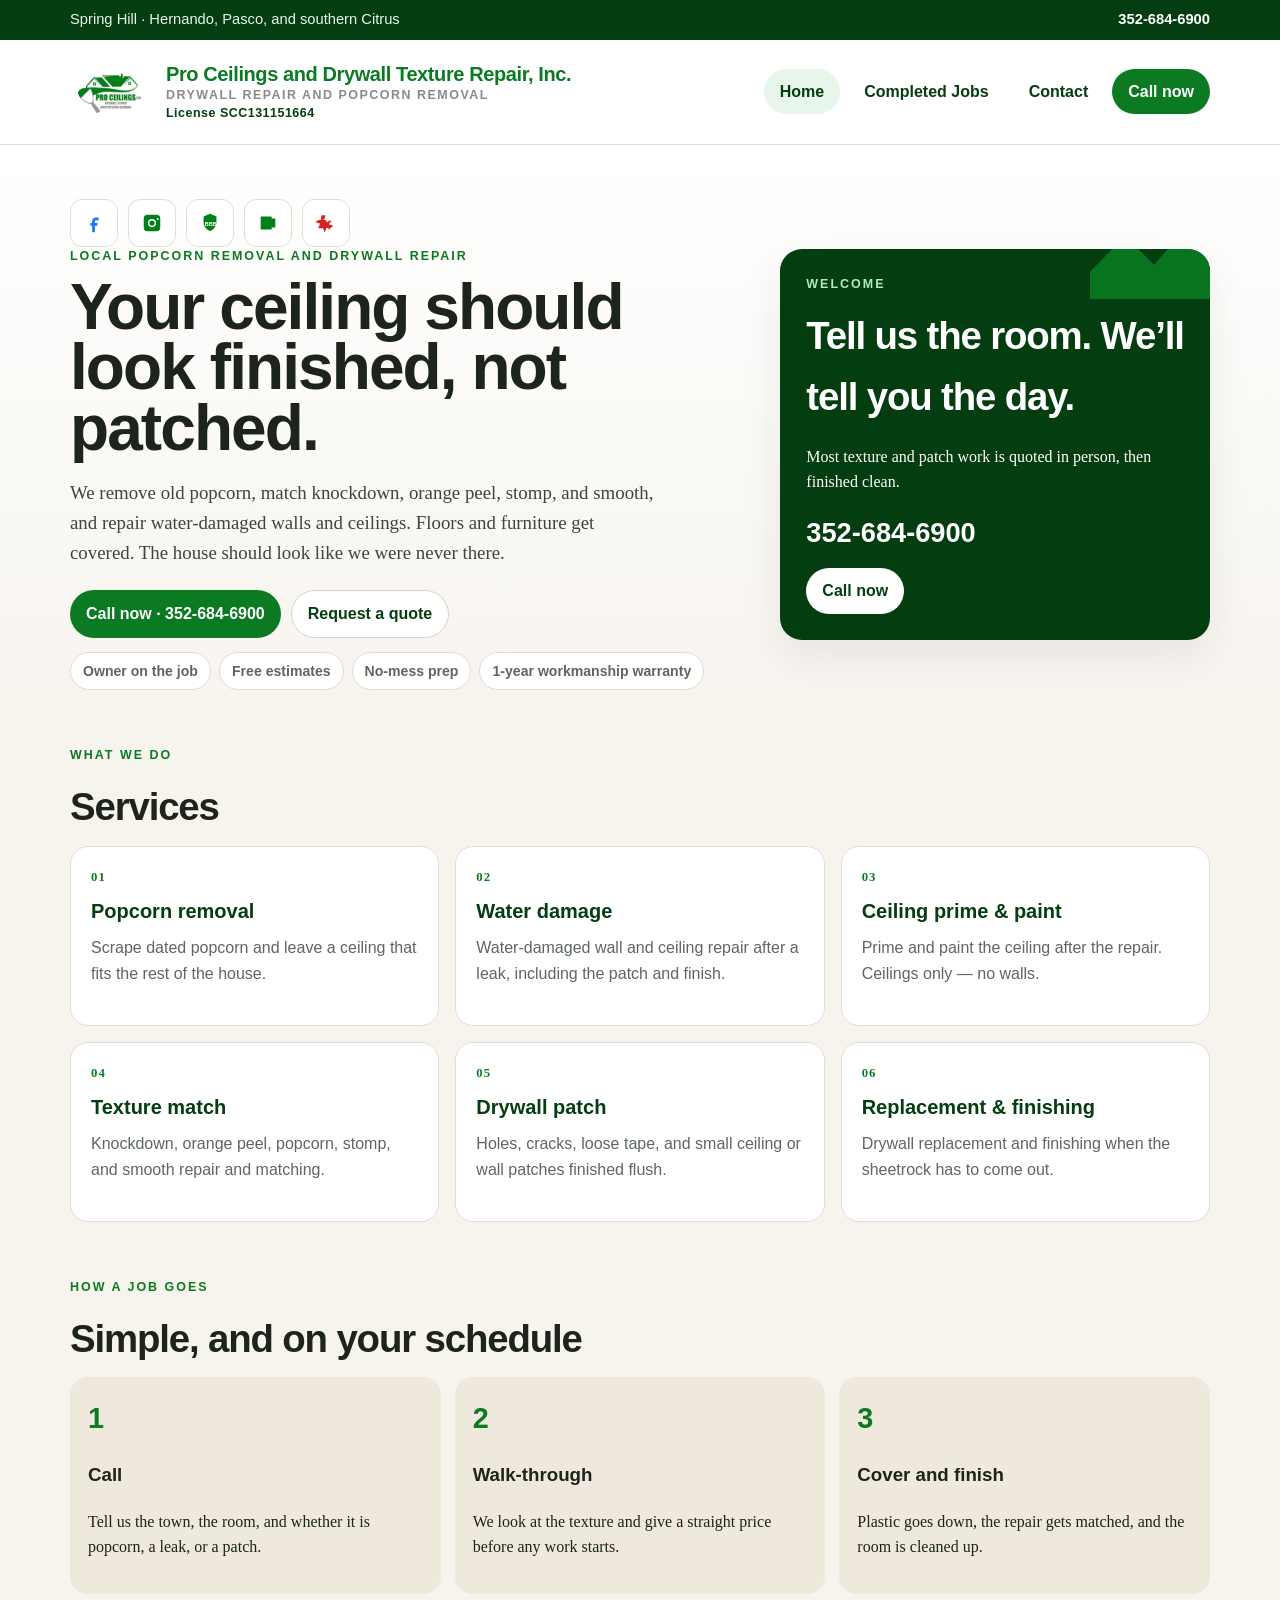
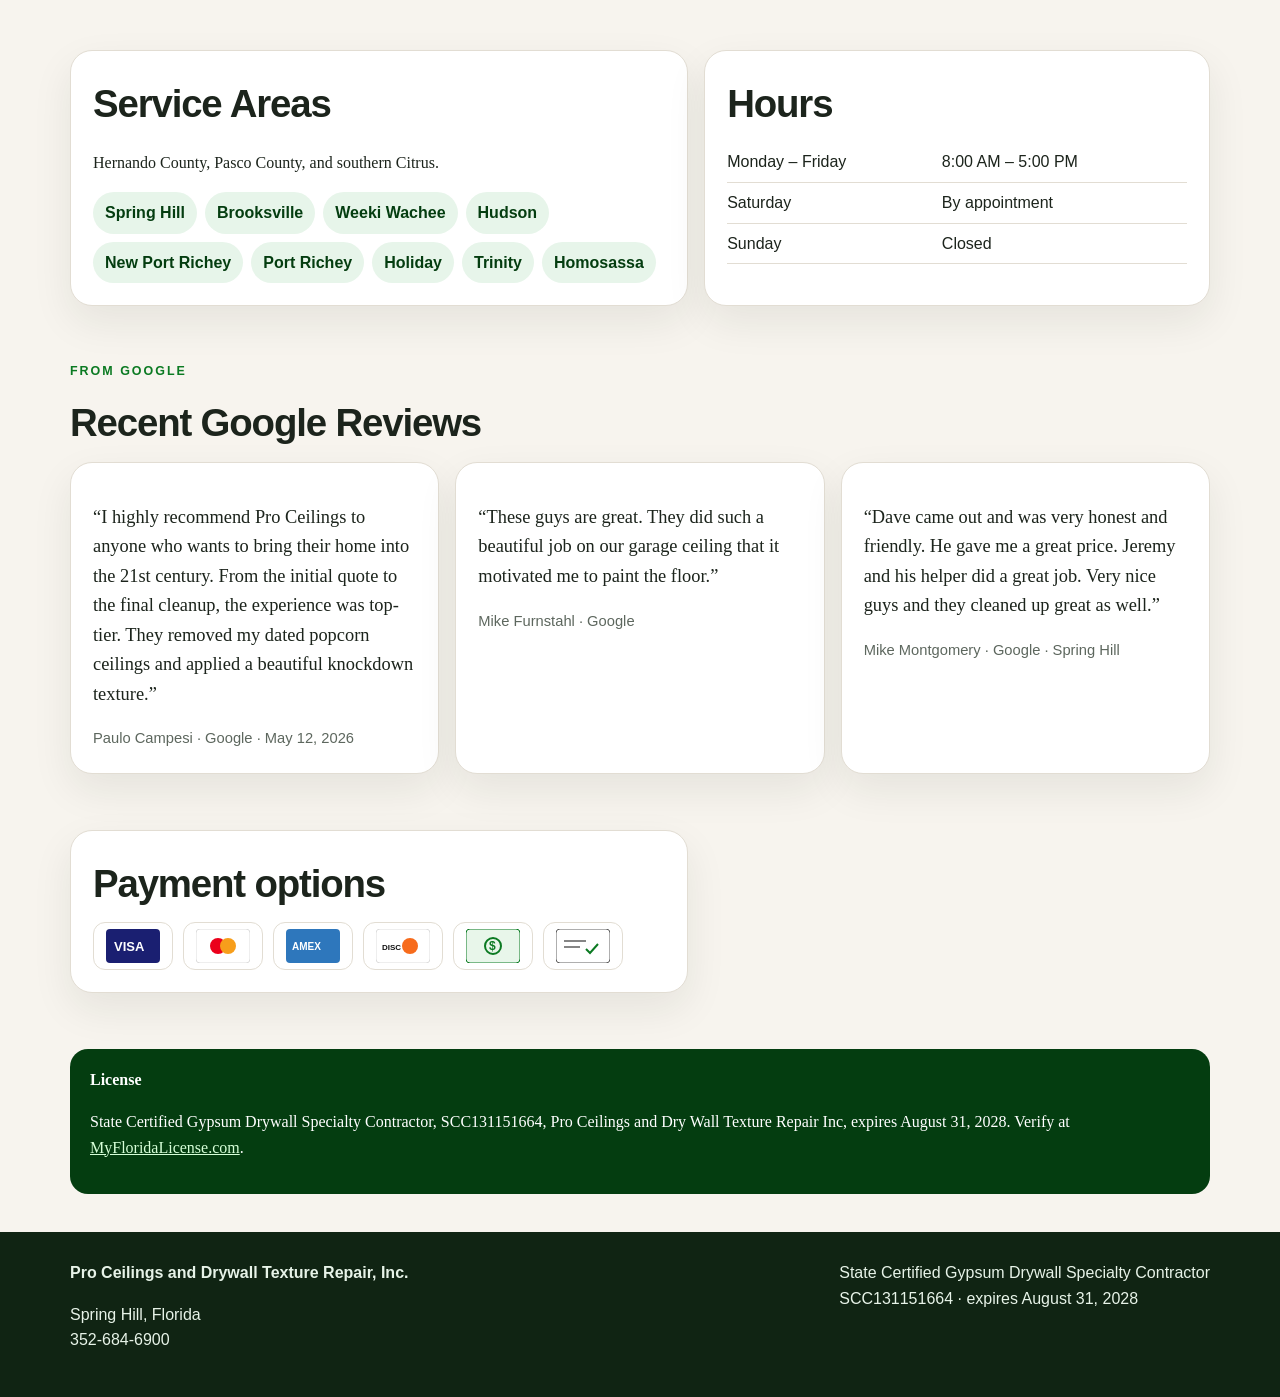
<file: index.html>
<!DOCTYPE html>
<html lang="en">
<head>
<meta charset="utf-8"><meta name="viewport" content="width=device-width, initial-scale=1">
<title>Pro Ceilings and Drywall Texture Repair, Inc. | Spring Hill, FL</title>
<link rel="icon" href="[data-uri]">
<style>:root {
  --green: #0b7a22;
  --green-dark: #065616;
  --green-deep: #043d10;
  --green-soft: #e7f5ea;
  --cream: #f7f4ee;
  --sand: #efe8dc;
  --ink: #1c241c;
  --muted: #5d675e;
  --line: #e2ddd3;
  --white: #fff;
  --max: 1140px;
  --shadow: 0 16px 40px rgba(20, 40, 20, 0.08);
}
* { box-sizing: border-box; }
html { scroll-behavior: smooth; }
body {
  margin: 0;
  font-family: Georgia, "Palatino Linotype", "Segoe UI", serif;
  color: var(--ink);
  background: var(--cream);
  line-height: 1.6;
}
h1, h2, h3, .brand-name, .nav, .btn, .kicker, .step-no { font-family: "Segoe UI", Arial, sans-serif; }
img { max-width: 100%; display: block; }
a { color: var(--green-dark); }
button, input, select, textarea { font-family: "Segoe UI", Arial, sans-serif; }
.wrap { width: min(var(--max), calc(100% - 36px)); margin: 0 auto; }

.topbar {
  background: var(--green-deep);
  color: #e9f6eb;
  font-family: "Segoe UI", Arial, sans-serif;
  font-size: 0.92rem;
}
.topbar .wrap { display: flex; justify-content: space-between; gap: 12px; padding: 8px 0; flex-wrap: wrap; }
.topbar a { color: #fff; text-decoration: none; font-weight: 700; }

.site-header {
  background: #fff;
  border-bottom: 1px solid var(--line);
  position: sticky;
  top: 0;
  z-index: 20;
}
.header-inner { display: flex; align-items: center; gap: 16px; padding: 10px 0; }
.brand { display: flex; align-items: center; gap: 12px; text-decoration: none; color: inherit; min-width: 0; }
.brand img { width: 84px; height: 84px; object-fit: contain; }
.brand-name { font-weight: 800; color: var(--green); font-size: 1.25rem; line-height: 1.1; letter-spacing: -0.02em; }
.brand-name span { display: block; margin-top: 4px; color: #8a8a8a; font-size: 0.78rem; letter-spacing: 0.12em; text-transform: uppercase; font-weight: 700; } .license-line { color: var(--green-deep) !important; letter-spacing: 0.04em !important; text-transform: none !important; }
.nav { margin-left: auto; display: flex; gap: 8px; align-items: center; flex-wrap: wrap; justify-content: flex-end; }
.nav a, .btn {
  text-decoration: none; border-radius: 999px; padding: 10px 16px; font-weight: 700;
  display: inline-flex; align-items: center; justify-content: center;
}
.nav a { color: var(--green-deep); }
.nav a:hover, .nav a[aria-current="page"] { background: var(--green-soft); }
.btn-call { background: var(--green); color: #fff !important; }
.btn-call:hover { background: var(--green-dark); }
.btn-light { background: #fff; color: var(--green-deep); border: 1px solid #d9d3c7; }

.hero { padding: 54px 0 28px; background: linear-gradient(180deg, #fff, var(--cream)); }
.hero-grid { display: grid; grid-template-columns: 1.35fr 0.85fr; gap: 28px; align-items: center; }
.kicker { margin: 0 0 10px; color: var(--green); font-weight: 800; letter-spacing: 0.16em; text-transform: uppercase; font-size: 0.78rem; }
h1 { font-size: clamp(2.5rem, 5vw, 4.4rem); line-height: 0.95; margin: 0 0 14px; letter-spacing: -0.03em; }
h2 { font-size: clamp(1.8rem, 3vw, 2.6rem); margin: 0 0 8px; letter-spacing: -0.03em; }
.lede { font-size: 1.18rem; color: #3c463c; max-width: 62ch; }
.hero-actions { display: flex; gap: 10px; flex-wrap: wrap; margin: 22px 0 14px; }
.pills { display: flex; gap: 8px; flex-wrap: wrap; }
.pill { background: #fff; border: 1px solid var(--line); border-radius: 999px; padding: 7px 12px; font-family: "Segoe UI", Arial, sans-serif; font-size: 0.88rem; font-weight: 700; color: var(--muted); }
.welcome-card {
  background: var(--green-deep); color: #fff; border-radius: 22px; padding: 26px;
  box-shadow: var(--shadow); position: relative; overflow: hidden;
}
.welcome-card:before {
  content: ""; position: absolute; right: -40px; top: -40px; width: 160px; height: 90px;
  background: #0b7a22; clip-path: polygon(0 70%, 22% 30%, 40% 62%, 62% 18%, 100% 55%, 100% 100%, 0 100%);
  opacity: 0.9;
}
.welcome-card h2, .welcome-card p { position: relative; }
.welcome-card h2 { color: #fff; }
.welcome-card .phone { font-size: 1.7rem; font-weight: 800; font-family: "Segoe UI", Arial, sans-serif; margin: 8px 0 14px; }
.welcome-card a.btn { background: #fff; color: var(--green-deep); }

section { padding: 28px 0; }
.panel { background: #fff; border: 1px solid var(--line); border-radius: 22px; padding: 22px; box-shadow: var(--shadow); }
.grid-3, .grid-2 { display: grid; gap: 16px; }
.grid-3 { grid-template-columns: repeat(3, 1fr); }
.grid-2 { grid-template-columns: 1.1fr 0.9fr; }
.service { background: #fff; border-radius: 18px; padding: 20px; border: 1px solid var(--line); min-height: 180px; }
.service h3 { margin: 8px 0; color: var(--green-deep); font-size: 1.25rem; }
.service p { margin: 0; color: var(--muted); font-family: "Segoe UI", Arial, sans-serif; }
.num { color: var(--green); font-weight: 800; letter-spacing: 0.08em; font-size: 0.8rem; }
.steps { display: grid; grid-template-columns: repeat(3, 1fr); gap: 14px; }
.step { background: var(--sand); border-radius: 18px; padding: 18px; }
.step-no { font-size: 1.8rem; font-weight: 800; color: var(--green); }
.areas { display: flex; flex-wrap: wrap; gap: 8px; }
.areas span { background: var(--green-soft); color: var(--green-deep); border-radius: 999px; padding: 8px 12px; font-family: "Segoe UI", Arial, sans-serif; font-weight: 700; }
.socials, .pays { display: flex; flex-wrap: wrap; gap: 10px; }
.socials a, .pay {
  min-width: 48px; height: 48px; padding: 0 12px; border-radius: 12px; background: #fff; border: 1px solid var(--line);
  display: inline-flex; align-items: center; justify-content: center; text-decoration: none; color: var(--green-deep);
  font-family: "Segoe UI", Arial, sans-serif; font-weight: 800; font-size: 0.78rem;
}
.socials a:hover { border-color: var(--green); }
.quote { font-size: 1.15rem; }
.review-link { text-decoration: none; color: inherit; display: block; } .review-link:hover .panel { border-color: var(--green); } .quote cite { display: block; margin-top: 8px; color: var(--muted); font-style: normal; font-family: "Segoe UI", Arial, sans-serif; font-size: 0.92rem; }
.license { background: var(--green-deep); color: #fff; border-radius: 18px; padding: 18px 20px; }
.license a { color: #d7ffd8; }
.hours { width: 100%; border-collapse: collapse; font-family: "Segoe UI", Arial, sans-serif; }
.hours td { padding: 7px 0; border-bottom: 1px solid var(--line); }
.form { display: grid; gap: 12px; }
label { font-family: "Segoe UI", Arial, sans-serif; font-weight: 700; display: grid; gap: 6px; }
input, select, textarea { width: 100%; border: 1px solid #ddd4c6; border-radius: 12px; padding: 12px; font-size: 1rem; background: #fff; }
textarea { min-height: 120px; }
.robot { display: flex; gap: 10px; align-items: center; background: var(--green-soft); border-radius: 12px; padding: 12px; }
.robot input { width: auto; }
.submit { background: var(--green); color: #fff; border: 0; border-radius: 999px; padding: 14px 18px; font-weight: 800; cursor: pointer; }
.note { color: var(--muted); font-size: 0.92rem; font-family: "Segoe UI", Arial, sans-serif; }
.site-footer { background: #102413; color: #e7f3e8; padding: 28px 0; margin-top: 10px; font-family: "Segoe UI", Arial, sans-serif; }
.site-footer a { color: #fff; }
.footer-grid { display: flex; justify-content: space-between; gap: 18px; flex-wrap: wrap; }
.feed { display: grid; gap: 16px; }
.post { background: #fff; border: 1px solid var(--line); border-radius: 18px; overflow: hidden; }
.post-head, .post p { padding: 0 16px; }
.post-head { padding-top: 14px; }
.pair { display: grid; grid-template-columns: 1fr 1fr; }
.pair img { width: 100%; height: 300px; object-fit: cover; background: #eee; }
.pair figcaption { padding: 8px 10px; font-family: "Segoe UI", Arial, sans-serif; font-weight: 800; letter-spacing: 0.08em; text-transform: uppercase; font-size: 0.75rem; color: var(--green-deep); }
.hidden { display: none; }
.danger { background: #fff; color: #9b1c1c; border: 1px solid #e7b4b4; border-radius: 999px; padding: 8px 12px; cursor: pointer; }
@media (max-width: 860px) {
  .hero-grid, .grid-3, .grid-2, .steps, .pair { grid-template-columns: 1fr; }
  .header-inner { flex-wrap: wrap; }
  .nav { margin-left: 0; }
  .pair img { height: 220px; }
}
.pay svg { width: 54px; height: 34px; display:block; } .socials a { width:44px; padding:0; } .socials svg { display:block; }
</style>
</head>
<body>
<div class="topbar"><div class="wrap"><span>Spring Hill · Hernando, Pasco, and southern Citrus</span><a href="tel:3526846900">352-684-6900</a></div></div>
<header class="site-header"><div class="wrap header-inner">
<a class="brand" href="index.html"><img src="[data-uri]" alt="Pro Ceilings Inc. logo"><div class="brand-name">Pro Ceilings and Drywall Texture Repair, Inc.<span>Drywall repair and popcorn removal</span><span class="license-line">License SCC131151664</span></div></a>
<nav class="nav"><a href="index.html" aria-current="page">Home</a><a href="completed-jobs.html">Completed Jobs</a><a href="contact.html">Contact</a><a class="btn btn-call" href="tel:3526846900">Call now</a></nav>
</div></header>

<main>
<section class="hero"><div class="wrap hero-grid">
<div>
<div class="socials" aria-label="Social links">
<a href="https://www.facebook.com/proceilings" aria-label="Facebook" target="_blank" rel="noopener"><svg viewBox="0 0 24 24" width="22" height="22"><path fill="#1877F2" d="M14 9h3V6h-3c-2.2 0-4 1.8-4 4v2H8v3h2v7h3v-7h2.6l.4-3H13v-2c0-.6.4-1 1-1z"/></svg></a>
<a href="https://www.instagram.com/proceilingsinc/" aria-label="Instagram" target="_blank" rel="noopener"><svg viewBox="0 0 24 24" width="22" height="22"><path fill="#008018" d="M7 3h10a4 4 0 0 1 4 4v10a4 4 0 0 1-4 4H7a4 4 0 0 1-4-4V7a4 4 0 0 1 4-4zm5 4.5A4.5 4.5 0 1 0 16.5 12 4.5 4.5 0 0 0 12 7.5zm6.2-.9a1.1 1.1 0 1 0 1.1 1.1 1.1 1.1 0 0 0-1.1-1.1zM12 9.2A2.8 2.8 0 1 1 9.2 12 2.8 2.8 0 0 1 12 9.2z"/></svg></a>
<a href="https://www.bbb.org/us/fl/new-port-richey/profile/ceiling-contractors/pro-ceilings-and-drywall-texture-repair-inc-0653-90302312" aria-label="BBB" target="_blank" rel="noopener"><svg viewBox="0 0 24 24" width="22" height="22"><path fill="#008018" d="M12 2l7 3v6c0 5-3.2 8.4-7 9.8C8.2 19.4 5 16 5 11V5l7-3z"/><text x="6.2" y="15" fill="#fff" font-size="6" font-family="Arial" font-weight="700">BBB</text></svg></a>
<a href="https://thehomemag.com/nature-coast/business/pro-ceilings-drywall-texture-repair-inc" aria-label="Home Mag" target="_blank" rel="noopener"><svg viewBox="0 0 24 24" width="22" height="22"><path fill="#008018" d="M4 5h12v14H4zM16 7h4v10h-4z"/></svg></a>
<a href="https://www.yelp.com/biz/pro-ceilings-and-dry-wall-texture-repair-new-port-richey-2" aria-label="Yelp" target="_blank" rel="noopener"><svg viewBox="0 0 24 24" width="22" height="22"><path fill="#d32323" d="M11 3c.6 2.6-.2 4.4-2 5.2 2 .2 3.6 1.2 4.2 3.2 1.2-1.6 3-2.2 5-1.4-1.8.8-2.8 2.2-2.6 4 1.6-.2 3.2.4 4.2 1.8-2 .4-3.4 1.6-3.8 3.6-.8-1.4-2.2-2.2-4-1.8.2 1.8-.6 3.4-2.2 4.2.2-1.8-.4-3.4-1.8-4.4-1.6.8-3.2.6-4.6-.6 1.4-1.2 2-2.8 1.6-4.6-1.6.2-3.2-.4-4.2-1.8C3.6 9.2 5.2 8.4 7 8.6 6.2 6.8 6.4 5 7.6 3.4 8.8 4 10 3.8 11 3z"/></svg></a>
</div>
<p class="kicker">Local Popcorn Removal and Drywall Repair</p>
<h1>Your ceiling should look finished, not patched.</h1>
<p class="lede">We remove old popcorn, match knockdown, orange peel, stomp, and smooth, and repair water-damaged walls and ceilings. Floors and furniture get covered. The house should look like we were never there.</p>
<div class="hero-actions"><a class="btn btn-call" href="tel:3526846900">Call now · 352-684-6900</a><a class="btn btn-light" href="contact.html">Request a quote</a></div>
<div class="pills"><span class="pill">Owner on the job</span><span class="pill">Free estimates</span><span class="pill">No-mess prep</span><span class="pill">1-year workmanship warranty</span></div>
</div>
<aside class="welcome-card">
<p class="kicker" style="color:#b7e7bf">Welcome</p>
<h2>Tell us the room. We’ll tell you the day.</h2>
<p>Most texture and patch work is quoted in person, then finished clean.</p>
<p class="phone">352-684-6900</p>
<a class="btn" href="tel:3526846900">Call now</a>
</aside>
</div></section>
<section><div class="wrap">
<p class="kicker">What we do</p><h2>Services</h2>
<div class="grid-3">
<article class="service"><div class="num">01</div><h3>Popcorn removal</h3><p>Scrape dated popcorn and leave a ceiling that fits the rest of the house.</p></article>
<article class="service"><div class="num">02</div><h3>Water damage</h3><p>Water-damaged wall and ceiling repair after a leak, including the patch and finish.</p></article>
<article class="service"><div class="num">03</div><h3>Ceiling prime & paint</h3><p>Prime and paint the ceiling after the repair. Ceilings only — no walls.</p></article>
<article class="service"><div class="num">04</div><h3>Texture match</h3><p>Knockdown, orange peel, popcorn, stomp, and smooth repair and matching.</p></article>
<article class="service"><div class="num">05</div><h3>Drywall patch</h3><p>Holes, cracks, loose tape, and small ceiling or wall patches finished flush.</p></article>
<article class="service"><div class="num">06</div><h3>Replacement & finishing</h3><p>Drywall replacement and finishing when the sheetrock has to come out.</p></article>
</div></div></section>
<section><div class="wrap">
<p class="kicker">How a job goes</p><h2>Simple, and on your schedule</h2>
<div class="steps">
<div class="step"><div class="step-no">1</div><h3>Call</h3><p>Tell us the town, the room, and whether it is popcorn, a leak, or a patch.</p></div>
<div class="step"><div class="step-no">2</div><h3>Walk-through</h3><p>We look at the texture and give a straight price before any work starts.</p></div>
<div class="step"><div class="step-no">3</div><h3>Cover and finish</h3><p>Plastic goes down, the repair gets matched, and the room is cleaned up.</p></div>
</div></div></section>
<section><div class="wrap grid-2">
<article class="panel"><h2>Service Areas</h2><p>Hernando County, Pasco County, and southern Citrus.</p><div class="areas"><span>Spring Hill</span><span>Brooksville</span><span>Weeki Wachee</span><span>Hudson</span><span>New Port Richey</span><span>Port Richey</span><span>Holiday</span><span>Trinity</span><span>Homosassa</span></div></article>
<article class="panel"><h2>Hours</h2><table class="hours"><tr><td>Monday – Friday</td><td>8:00 AM – 5:00 PM</td></tr><tr><td>Saturday</td><td>By appointment</td></tr><tr><td>Sunday</td><td>Closed</td></tr></table></article>
</div></section>
<section><div class="wrap"><p class="kicker">From Google</p><h2>Recent Google Reviews</h2><div class="grid-3">
<article class="panel quote"><p>“I highly recommend Pro Ceilings to anyone who wants to bring their home into the 21st century. From the initial quote to the final cleanup, the experience was top-tier. They removed my dated popcorn ceilings and applied a beautiful knockdown texture.”</p><cite>Paulo Campesi · Google · May 12, 2026</cite></article>
<article class="panel quote"><p>“These guys are great. They did such a beautiful job on our garage ceiling that it motivated me to paint the floor.”</p><cite>Mike Furnstahl · Google</cite></article>
<article class="panel quote"><p>“Dave came out and was very honest and friendly. He gave me a great price. Jeremy and his helper did a great job. Very nice guys and they cleaned up great as well.”</p><cite>Mike Montgomery · Google · Spring Hill</cite></article>
</div></div></section>
<section><div class="wrap grid-2">
<article class="panel"><h2>Payment options</h2><div class="pays" aria-label="Payment options">
<span class="pay" title="Visa"><svg viewBox="0 0 54 34" aria-hidden="true"><rect width="54" height="34" rx="4" fill="#1a1f71"/><text x="8" y="22" fill="#fff" font-size="13" font-family="Arial" font-weight="700">VISA</text></svg></span>
<span class="pay" title="Mastercard"><svg viewBox="0 0 54 34" aria-hidden="true"><rect width="54" height="34" rx="4" fill="#fff" stroke="#ddd"/><circle cx="22" cy="17" r="8" fill="#eb001b"/><circle cx="32" cy="17" r="8" fill="#f79e1b"/></svg></span>
<span class="pay" title="American Express"><svg viewBox="0 0 54 34" aria-hidden="true"><rect width="54" height="34" rx="4" fill="#2e77bc"/><text x="6" y="21" fill="#fff" font-size="10" font-family="Arial" font-weight="700">AMEX</text></svg></span>
<span class="pay" title="Discover"><svg viewBox="0 0 54 34" aria-hidden="true"><rect width="54" height="34" rx="4" fill="#fff" stroke="#ddd"/><circle cx="34" cy="17" r="8" fill="#f76b1c"/><text x="6" y="21" fill="#111" font-size="8" font-family="Arial" font-weight="700">DISC</text></svg></span>
<span class="pay" title="Cash"><svg viewBox="0 0 54 34" aria-hidden="true"><rect width="54" height="34" rx="4" fill="#e8f6ea" stroke="#0b7a22"/><circle cx="27" cy="17" r="8" fill="none" stroke="#0b7a22" stroke-width="2"/><text x="23" y="21" fill="#0b7a22" font-size="12" font-family="Arial" font-weight="700">$</text></svg></span>
<span class="pay" title="Check"><svg viewBox="0 0 54 34" aria-hidden="true"><rect width="54" height="34" rx="4" fill="#fff" stroke="#5e5e5e"/><path d="M8 12h22M8 18h16" stroke="#5e5e5e" stroke-width="1.5"/><path d="M30 20l4 4 8-9" fill="none" stroke="#0b7a22" stroke-width="2"/></svg></span>
</div></article>
</div></section>
<section><div class="wrap"><div class="license"><strong>License</strong><p>State Certified Gypsum Drywall Specialty Contractor, SCC131151664, Pro Ceilings and Dry Wall Texture Repair Inc, expires August 31, 2028. Verify at <a href="https://www.myfloridalicense.com/" target="_blank" rel="noopener">MyFloridaLicense.com</a>.</p></div></div></section>
</main>
<footer class="site-footer"><div class="wrap footer-grid"><div><strong>Pro Ceilings and Drywall Texture Repair, Inc.</strong><p>Spring Hill, Florida<br>352-684-6900</p></div><div>State Certified Gypsum Drywall Specialty Contractor<br>SCC131151664 · expires August 31, 2028</div></div></footer></body></html>
</file>
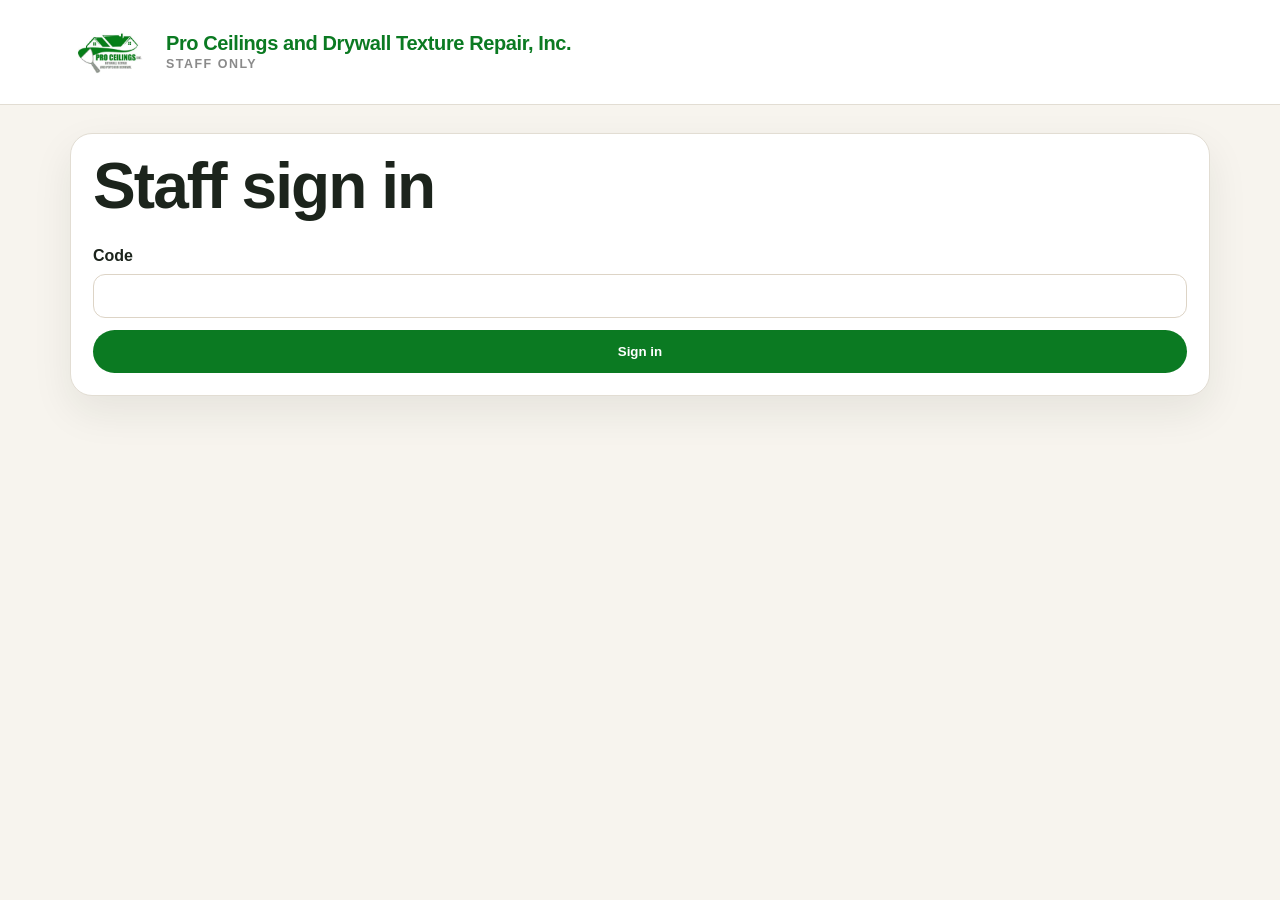
<file: admin.html>
<!DOCTYPE html><html lang="en"><head><meta charset="utf-8"><meta name="viewport" content="width=device-width, initial-scale=1"><meta name="robots" content="noindex"><title>Staff | Pro Ceilings</title><link rel="icon" href="[data-uri]"><style>:root {
  --green: #0b7a22;
  --green-dark: #065616;
  --green-deep: #043d10;
  --green-soft: #e7f5ea;
  --cream: #f7f4ee;
  --sand: #efe8dc;
  --ink: #1c241c;
  --muted: #5d675e;
  --line: #e2ddd3;
  --white: #fff;
  --max: 1140px;
  --shadow: 0 16px 40px rgba(20, 40, 20, 0.08);
}
* { box-sizing: border-box; }
html { scroll-behavior: smooth; }
body {
  margin: 0;
  font-family: Georgia, "Palatino Linotype", "Segoe UI", serif;
  color: var(--ink);
  background: var(--cream);
  line-height: 1.6;
}
h1, h2, h3, .brand-name, .nav, .btn, .kicker, .step-no { font-family: "Segoe UI", Arial, sans-serif; }
img { max-width: 100%; display: block; }
a { color: var(--green-dark); }
button, input, select, textarea { font-family: "Segoe UI", Arial, sans-serif; }
.wrap { width: min(var(--max), calc(100% - 36px)); margin: 0 auto; }

.topbar {
  background: var(--green-deep);
  color: #e9f6eb;
  font-family: "Segoe UI", Arial, sans-serif;
  font-size: 0.92rem;
}
.topbar .wrap { display: flex; justify-content: space-between; gap: 12px; padding: 8px 0; flex-wrap: wrap; }
.topbar a { color: #fff; text-decoration: none; font-weight: 700; }

.site-header {
  background: #fff;
  border-bottom: 1px solid var(--line);
  position: sticky;
  top: 0;
  z-index: 20;
}
.header-inner { display: flex; align-items: center; gap: 16px; padding: 10px 0; }
.brand { display: flex; align-items: center; gap: 12px; text-decoration: none; color: inherit; min-width: 0; }
.brand img { width: 84px; height: 84px; object-fit: contain; }
.brand-name { font-weight: 800; color: var(--green); font-size: 1.25rem; line-height: 1.1; letter-spacing: -0.02em; }
.brand-name span { display: block; margin-top: 4px; color: #8a8a8a; font-size: 0.78rem; letter-spacing: 0.12em; text-transform: uppercase; font-weight: 700; } .license-line { color: var(--green-deep) !important; letter-spacing: 0.04em !important; text-transform: none !important; }
.nav { margin-left: auto; display: flex; gap: 8px; align-items: center; flex-wrap: wrap; justify-content: flex-end; }
.nav a, .btn {
  text-decoration: none; border-radius: 999px; padding: 10px 16px; font-weight: 700;
  display: inline-flex; align-items: center; justify-content: center;
}
.nav a { color: var(--green-deep); }
.nav a:hover, .nav a[aria-current="page"] { background: var(--green-soft); }
.btn-call { background: var(--green); color: #fff !important; }
.btn-call:hover { background: var(--green-dark); }
.btn-light { background: #fff; color: var(--green-deep); border: 1px solid #d9d3c7; }

.hero { padding: 54px 0 28px; background: linear-gradient(180deg, #fff, var(--cream)); }
.hero-grid { display: grid; grid-template-columns: 1.35fr 0.85fr; gap: 28px; align-items: center; }
.kicker { margin: 0 0 10px; color: var(--green); font-weight: 800; letter-spacing: 0.16em; text-transform: uppercase; font-size: 0.78rem; }
h1 { font-size: clamp(2.5rem, 5vw, 4.4rem); line-height: 0.95; margin: 0 0 14px; letter-spacing: -0.03em; }
h2 { font-size: clamp(1.8rem, 3vw, 2.6rem); margin: 0 0 8px; letter-spacing: -0.03em; }
.lede { font-size: 1.18rem; color: #3c463c; max-width: 62ch; }
.hero-actions { display: flex; gap: 10px; flex-wrap: wrap; margin: 22px 0 14px; }
.pills { display: flex; gap: 8px; flex-wrap: wrap; }
.pill { background: #fff; border: 1px solid var(--line); border-radius: 999px; padding: 7px 12px; font-family: "Segoe UI", Arial, sans-serif; font-size: 0.88rem; font-weight: 700; color: var(--muted); }
.welcome-card {
  background: var(--green-deep); color: #fff; border-radius: 22px; padding: 26px;
  box-shadow: var(--shadow); position: relative; overflow: hidden;
}
.welcome-card:before {
  content: ""; position: absolute; right: -40px; top: -40px; width: 160px; height: 90px;
  background: #0b7a22; clip-path: polygon(0 70%, 22% 30%, 40% 62%, 62% 18%, 100% 55%, 100% 100%, 0 100%);
  opacity: 0.9;
}
.welcome-card h2, .welcome-card p { position: relative; }
.welcome-card h2 { color: #fff; }
.welcome-card .phone { font-size: 1.7rem; font-weight: 800; font-family: "Segoe UI", Arial, sans-serif; margin: 8px 0 14px; }
.welcome-card a.btn { background: #fff; color: var(--green-deep); }

section { padding: 28px 0; }
.panel { background: #fff; border: 1px solid var(--line); border-radius: 22px; padding: 22px; box-shadow: var(--shadow); }
.grid-3, .grid-2 { display: grid; gap: 16px; }
.grid-3 { grid-template-columns: repeat(3, 1fr); }
.grid-2 { grid-template-columns: 1.1fr 0.9fr; }
.service { background: #fff; border-radius: 18px; padding: 20px; border: 1px solid var(--line); min-height: 180px; }
.service h3 { margin: 8px 0; color: var(--green-deep); font-size: 1.25rem; }
.service p { margin: 0; color: var(--muted); font-family: "Segoe UI", Arial, sans-serif; }
.num { color: var(--green); font-weight: 800; letter-spacing: 0.08em; font-size: 0.8rem; }
.steps { display: grid; grid-template-columns: repeat(3, 1fr); gap: 14px; }
.step { background: var(--sand); border-radius: 18px; padding: 18px; }
.step-no { font-size: 1.8rem; font-weight: 800; color: var(--green); }
.areas { display: flex; flex-wrap: wrap; gap: 8px; }
.areas span { background: var(--green-soft); color: var(--green-deep); border-radius: 999px; padding: 8px 12px; font-family: "Segoe UI", Arial, sans-serif; font-weight: 700; }
.socials, .pays { display: flex; flex-wrap: wrap; gap: 10px; }
.socials a, .pay {
  min-width: 48px; height: 48px; padding: 0 12px; border-radius: 12px; background: #fff; border: 1px solid var(--line);
  display: inline-flex; align-items: center; justify-content: center; text-decoration: none; color: var(--green-deep);
  font-family: "Segoe UI", Arial, sans-serif; font-weight: 800; font-size: 0.78rem;
}
.socials a:hover { border-color: var(--green); }
.quote { font-size: 1.15rem; }
.quote cite { display: block; margin-top: 8px; color: var(--muted); font-style: normal; font-family: "Segoe UI", Arial, sans-serif; font-size: 0.92rem; }
.license { background: var(--green-deep); color: #fff; border-radius: 18px; padding: 18px 20px; }
.license a { color: #d7ffd8; }
.hours { width: 100%; border-collapse: collapse; font-family: "Segoe UI", Arial, sans-serif; }
.hours td { padding: 7px 0; border-bottom: 1px solid var(--line); }
.form { display: grid; gap: 12px; }
label { font-family: "Segoe UI", Arial, sans-serif; font-weight: 700; display: grid; gap: 6px; }
input, select, textarea { width: 100%; border: 1px solid #ddd4c6; border-radius: 12px; padding: 12px; font-size: 1rem; background: #fff; }
textarea { min-height: 120px; }
.robot { display: flex; gap: 10px; align-items: center; background: var(--green-soft); border-radius: 12px; padding: 12px; }
.robot input { width: auto; }
.submit { background: var(--green); color: #fff; border: 0; border-radius: 999px; padding: 14px 18px; font-weight: 800; cursor: pointer; }
.note { color: var(--muted); font-size: 0.92rem; font-family: "Segoe UI", Arial, sans-serif; }
.site-footer { background: #102413; color: #e7f3e8; padding: 28px 0; margin-top: 10px; font-family: "Segoe UI", Arial, sans-serif; }
.site-footer a { color: #fff; }
.footer-grid { display: flex; justify-content: space-between; gap: 18px; flex-wrap: wrap; }
.feed { display: grid; gap: 16px; }
.post { background: #fff; border: 1px solid var(--line); border-radius: 18px; overflow: hidden; }
.post-head, .post p { padding: 0 16px; }
.post-head { padding-top: 14px; }
.pair { display: grid; grid-template-columns: 1fr 1fr; }
.pair img { width: 100%; height: 300px; object-fit: cover; background: #eee; }
.pair figcaption { padding: 8px 10px; font-family: "Segoe UI", Arial, sans-serif; font-weight: 800; letter-spacing: 0.08em; text-transform: uppercase; font-size: 0.75rem; color: var(--green-deep); }
.hidden { display: none; } .order { display:grid; gap:8px; } .order-item { display:flex; gap:10px; align-items:center; border:1px solid #e2ddd3; border-radius:12px; padding:8px; background:#fff; } .order-item img { width:84px; height:64px; object-fit:cover; border-radius:8px; } .order-item button { border:1px solid #d9d3c7; background:#fff; border-radius:999px; padding:6px 10px; font-weight:700; cursor:pointer; }
.danger { background: #fff; color: #9b1c1c; border: 1px solid #e7b4b4; border-radius: 999px; padding: 8px 12px; cursor: pointer; }
@media (max-width: 860px) {
  .hero-grid, .grid-3, .grid-2, .steps, .pair { grid-template-columns: 1fr; }
  .header-inner { flex-wrap: wrap; }
  .nav { margin-left: 0; }
  .pair img { height: 220px; }
}
.pay svg { width: 54px; height: 34px; display:block; } .socials a { width:44px; padding:0; } .socials svg { display:block; }
</style></head><body>
<header class="site-header"><div class="wrap header-inner"><a class="brand" href="index.html"><img src="[data-uri]" alt=""><div class="brand-name">Pro Ceilings and Drywall Texture Repair, Inc.<span>Staff only</span></div></a></div></header>
<main><section><div class="wrap">
<form id="gate" class="panel form"><h1>Staff sign in</h1><label>Code <input id="code" type="password" required></label><button class="submit" type="submit">Sign in</button></form>
<div id="panel" class="hidden"><form id="uploader" class="panel form"><h2>New post</h2><label>Title <input id="title" required></label><label>Description <textarea id="description" required></textarea></label><input id="photos" type="file" accept="image/*" multiple hidden><button class="submit" type="button" id="pick">Upload photos</button><div id="order" class="order"></div><p class="note" id="picked">No photos selected. After upload, set the order, then add the post.</p><button class="submit" type="submit">Add post</button><p class="note">Add post puts this on the Completed Jobs page.</p></form><p><button id="export" class="submit" type="button">Download gallery file</button></p><div id="mine" class="feed"></div></div>
</div></section></main>
<script src="js/gallery-data.js"></script><script>if (!window.GALLERY_POSTS) window.GALLERY_POSTS = [];</script><script>
(function () {
  var KEY = "proceilings-gallery";
  var gate = document.getElementById("gate");
  var panel = document.getElementById("panel");
  var mine = document.getElementById("mine");
  var picker = document.getElementById("photos");
  var picked = document.getElementById("picked");
  var order = document.getElementById("order");
  var queue = [];
  document.getElementById("pick").addEventListener("click", function () { picker.click(); });
  function shrink(file) {
    return new Promise(function (resolve, reject) {
      var reader = new FileReader();
      reader.onerror = reject;
      reader.onload = function () {
        var img = new Image();
        img.onload = function () {
          var max = 1400, scale = Math.min(1, max / Math.max(img.width, img.height));
          var canvas = document.createElement("canvas");
          canvas.width = Math.round(img.width * scale);
          canvas.height = Math.round(img.height * scale);
          canvas.getContext("2d").drawImage(img, 0, 0, canvas.width, canvas.height);
          resolve(canvas.toDataURL("image/jpeg", 0.82));
        };
        img.onerror = reject;
        img.src = reader.result;
      };
      reader.readAsDataURL(file);
    });
  }
  function drawOrder() {
    order.innerHTML = "";
    picked.textContent = queue.length ? "Set the photo order, then add the post." : "No photos selected. After upload, set the order, then add the post.";
    queue.forEach(function (src, index) {
      var row = document.createElement("div");
      row.className = "order-item";
      row.innerHTML = '<img alt=""><strong></strong><button type="button" data-dir="-1">Earlier</button><button type="button" data-dir="1">Later</button>';
      row.querySelector("img").src = src;
      row.querySelector("strong").textContent = "Photo " + (index + 1);
      row.querySelectorAll("button").forEach(function (button) {
        button.addEventListener("click", function () {
          var next = index + Number(button.getAttribute("data-dir"));
          if (next < 0 || next >= queue.length) return;
          var moved = queue.splice(index, 1)[0];
          queue.splice(next, 0, moved);
          drawOrder();
        });
      });
      order.appendChild(row);
    });
  }
  picker.addEventListener("change", async function () {
    for (var i = 0; i < picker.files.length; i++) queue.push(await shrink(picker.files[i]));
    picker.value = "";
    drawOrder();
  });
  function load() {
    try { var saved = JSON.parse(localStorage.getItem(KEY) || "[]"); if (saved.length) return saved; } catch (e) {}
    return Array.isArray(window.GALLERY_POSTS) ? window.GALLERY_POSTS.slice() : [];
  }
  function save(posts) { localStorage.setItem(KEY, JSON.stringify(posts)); }
  function render() {
    mine.innerHTML = "";
    load().sort(function (a, b) { return b.created - a.created; }).forEach(function (post) {
      var article = document.createElement("article");
      article.className = "post";
      article.innerHTML = '<div class="post-head"><strong></strong></div><p></p><div class="post-tools"><button class="danger" type="button">Remove</button></div>';
      article.querySelector("strong").textContent = post.title;
      article.querySelector("p").textContent = post.description;
      article.querySelector("button").addEventListener("click", function () {
        save(load().filter(function (item) { return item.id !== post.id; }));
        render();
      });
      mine.appendChild(article);
    });
  }
  if (sessionStorage.getItem("proceilings-auth") === "yes") {
    gate.classList.add("hidden");
    panel.classList.remove("hidden");
    render();
  }
  gate.addEventListener("submit", function (event) {
    event.preventDefault();
    var entered = document.getElementById("code").value.trim();
    if (entered === "ProCeilings684") {
      sessionStorage.setItem("proceilings-auth", "yes");
      gate.classList.add("hidden");
      panel.classList.remove("hidden");
      render();
    } else {
      alert("That code is not right. Use ProCeilings684");
    }
  });
  document.getElementById("uploader").addEventListener("submit", function (event) {
    event.preventDefault();
    if (!queue.length) { alert("Upload at least one photo."); return; }
    var posts = load();
    posts.push({
      id: Date.now().toString(),
      created: Date.now(),
      title: document.getElementById("title").value.trim(),
      description: document.getElementById("description").value.trim(),
      photos: queue.slice()
    });
    save(posts);
    event.target.reset();
    queue = [];
    drawOrder();
    render();
    window.location.href = "completed-jobs.html";
  });
  var exportButton = document.getElementById("export");
  if (exportButton) exportButton.addEventListener("click", function () {
    var body = "window.GALLERY_POSTS = " + JSON.stringify(load()) + ";";
    var blob = new Blob([body], { type: "text/javascript" });
    var link = document.createElement("a");
    link.href = URL.createObjectURL(blob);
    link.download = "gallery-data.js";
    link.click();
  });
})();
</script></body></html>
</file>
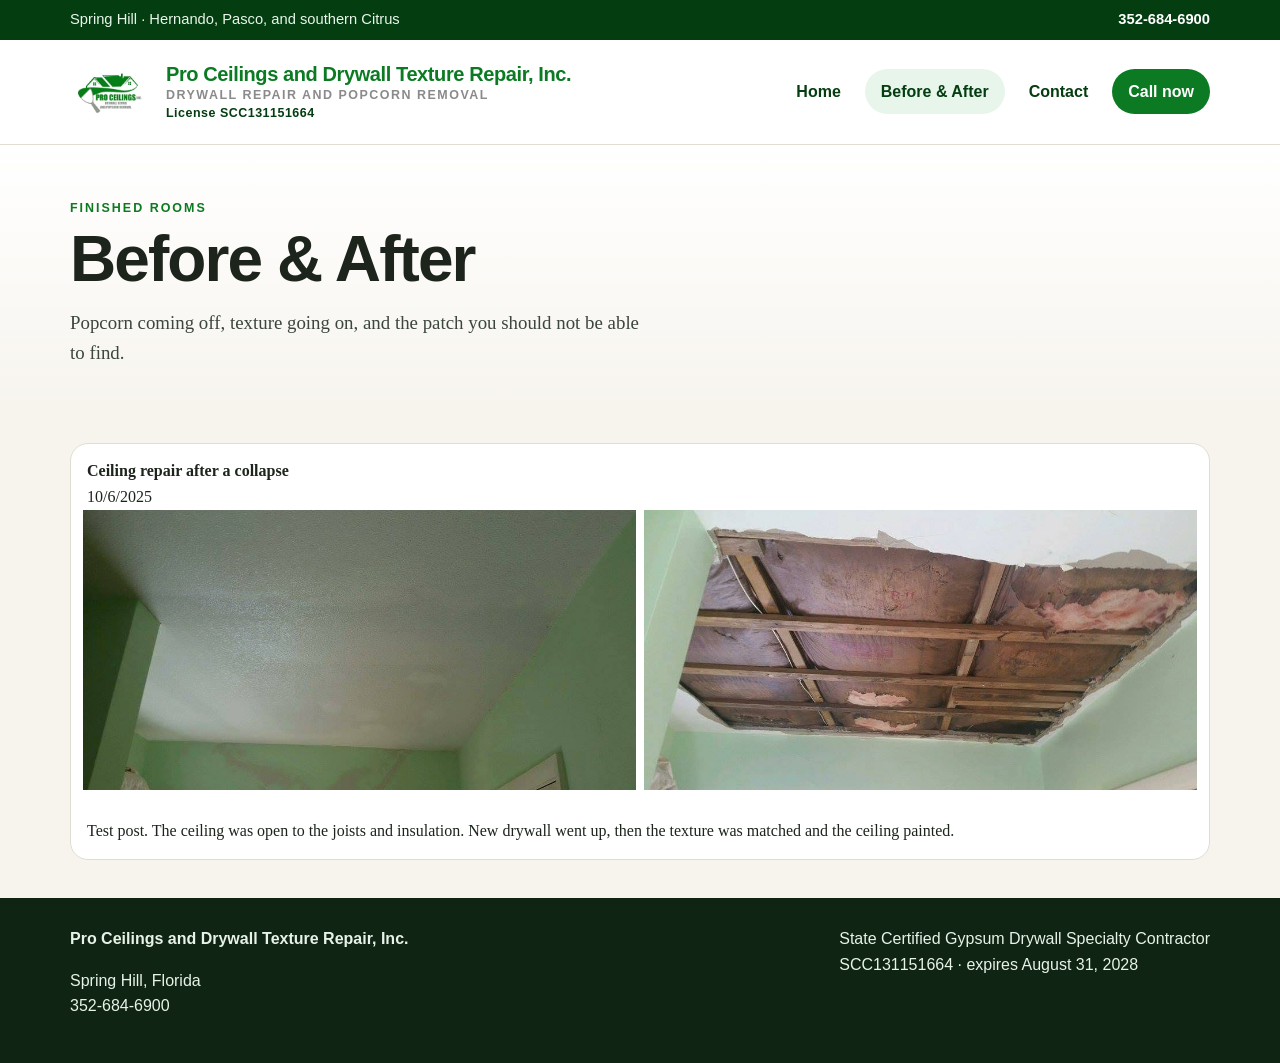
<file: before-after.html>
<!DOCTYPE html>
<html lang="en">
<head>
<meta charset="utf-8"><meta name="viewport" content="width=device-width, initial-scale=1">
<title>Before & After | Pro Ceilings and Drywall Texture Repair, Inc.</title>
<link rel="icon" href="[data-uri]">
<style>:root {
  --green: #0b7a22;
  --green-dark: #065616;
  --green-deep: #043d10;
  --green-soft: #e7f5ea;
  --cream: #f7f4ee;
  --sand: #efe8dc;
  --ink: #1c241c;
  --muted: #5d675e;
  --line: #e2ddd3;
  --white: #fff;
  --max: 1140px;
  --shadow: 0 16px 40px rgba(20, 40, 20, 0.08);
}
* { box-sizing: border-box; }
html { scroll-behavior: smooth; }
body {
  margin: 0;
  font-family: Georgia, "Palatino Linotype", "Segoe UI", serif;
  color: var(--ink);
  background: var(--cream);
  line-height: 1.6;
}
h1, h2, h3, .brand-name, .nav, .btn, .kicker, .step-no { font-family: "Segoe UI", Arial, sans-serif; }
img { max-width: 100%; display: block; }
a { color: var(--green-dark); }
button, input, select, textarea { font-family: "Segoe UI", Arial, sans-serif; }
.wrap { width: min(var(--max), calc(100% - 36px)); margin: 0 auto; }

.topbar {
  background: var(--green-deep);
  color: #e9f6eb;
  font-family: "Segoe UI", Arial, sans-serif;
  font-size: 0.92rem;
}
.topbar .wrap { display: flex; justify-content: space-between; gap: 12px; padding: 8px 0; flex-wrap: wrap; }
.topbar a { color: #fff; text-decoration: none; font-weight: 700; }

.site-header {
  background: #fff;
  border-bottom: 1px solid var(--line);
  position: sticky;
  top: 0;
  z-index: 20;
}
.header-inner { display: flex; align-items: center; gap: 16px; padding: 10px 0; }
.brand { display: flex; align-items: center; gap: 12px; text-decoration: none; color: inherit; min-width: 0; }
.brand img { width: 84px; height: 84px; object-fit: contain; }
.brand-name { font-weight: 800; color: var(--green); font-size: 1.25rem; line-height: 1.1; letter-spacing: -0.02em; }
.brand-name span { display: block; margin-top: 4px; color: #8a8a8a; font-size: 0.78rem; letter-spacing: 0.12em; text-transform: uppercase; font-weight: 700; } .license-line { color: var(--green-deep) !important; letter-spacing: 0.04em !important; text-transform: none !important; }
.nav { margin-left: auto; display: flex; gap: 8px; align-items: center; flex-wrap: wrap; justify-content: flex-end; }
.nav a, .btn {
  text-decoration: none; border-radius: 999px; padding: 10px 16px; font-weight: 700;
  display: inline-flex; align-items: center; justify-content: center;
}
.nav a { color: var(--green-deep); }
.nav a:hover, .nav a[aria-current="page"] { background: var(--green-soft); }
.btn-call { background: var(--green); color: #fff !important; }
.btn-call:hover { background: var(--green-dark); }
.btn-light { background: #fff; color: var(--green-deep); border: 1px solid #d9d3c7; }

.hero { padding: 54px 0 28px; background: linear-gradient(180deg, #fff, var(--cream)); }
.hero-grid { display: grid; grid-template-columns: 1.35fr 0.85fr; gap: 28px; align-items: center; }
.kicker { margin: 0 0 10px; color: var(--green); font-weight: 800; letter-spacing: 0.16em; text-transform: uppercase; font-size: 0.78rem; }
h1 { font-size: clamp(2.5rem, 5vw, 4.4rem); line-height: 0.95; margin: 0 0 14px; letter-spacing: -0.03em; }
h2 { font-size: clamp(1.8rem, 3vw, 2.6rem); margin: 0 0 8px; letter-spacing: -0.03em; }
.lede { font-size: 1.18rem; color: #3c463c; max-width: 62ch; }
.hero-actions { display: flex; gap: 10px; flex-wrap: wrap; margin: 22px 0 14px; }
.pills { display: flex; gap: 8px; flex-wrap: wrap; }
.pill { background: #fff; border: 1px solid var(--line); border-radius: 999px; padding: 7px 12px; font-family: "Segoe UI", Arial, sans-serif; font-size: 0.88rem; font-weight: 700; color: var(--muted); }
.welcome-card {
  background: var(--green-deep); color: #fff; border-radius: 22px; padding: 26px;
  box-shadow: var(--shadow); position: relative; overflow: hidden;
}
.welcome-card:before {
  content: ""; position: absolute; right: -40px; top: -40px; width: 160px; height: 90px;
  background: #0b7a22; clip-path: polygon(0 70%, 22% 30%, 40% 62%, 62% 18%, 100% 55%, 100% 100%, 0 100%);
  opacity: 0.9;
}
.welcome-card h2, .welcome-card p { position: relative; }
.welcome-card h2 { color: #fff; }
.welcome-card .phone { font-size: 1.7rem; font-weight: 800; font-family: "Segoe UI", Arial, sans-serif; margin: 8px 0 14px; }
.welcome-card a.btn { background: #fff; color: var(--green-deep); }

section { padding: 28px 0; }
.panel { background: #fff; border: 1px solid var(--line); border-radius: 22px; padding: 22px; box-shadow: var(--shadow); }
.grid-3, .grid-2 { display: grid; gap: 16px; }
.grid-3 { grid-template-columns: repeat(3, 1fr); }
.grid-2 { grid-template-columns: 1.1fr 0.9fr; }
.service { background: #fff; border-radius: 18px; padding: 20px; border: 1px solid var(--line); min-height: 180px; }
.service h3 { margin: 8px 0; color: var(--green-deep); font-size: 1.25rem; }
.service p { margin: 0; color: var(--muted); font-family: "Segoe UI", Arial, sans-serif; }
.num { color: var(--green); font-weight: 800; letter-spacing: 0.08em; font-size: 0.8rem; }
.steps { display: grid; grid-template-columns: repeat(3, 1fr); gap: 14px; }
.step { background: var(--sand); border-radius: 18px; padding: 18px; }
.step-no { font-size: 1.8rem; font-weight: 800; color: var(--green); }
.areas { display: flex; flex-wrap: wrap; gap: 8px; }
.areas span { background: var(--green-soft); color: var(--green-deep); border-radius: 999px; padding: 8px 12px; font-family: "Segoe UI", Arial, sans-serif; font-weight: 700; }
.socials, .pays { display: flex; flex-wrap: wrap; gap: 10px; }
.socials a, .pay {
  min-width: 48px; height: 48px; padding: 0 12px; border-radius: 12px; background: #fff; border: 1px solid var(--line);
  display: inline-flex; align-items: center; justify-content: center; text-decoration: none; color: var(--green-deep);
  font-family: "Segoe UI", Arial, sans-serif; font-weight: 800; font-size: 0.78rem;
}
.socials a:hover { border-color: var(--green); }
.quote { font-size: 1.15rem; }
.quote cite { display: block; margin-top: 8px; color: var(--muted); font-style: normal; font-family: "Segoe UI", Arial, sans-serif; font-size: 0.92rem; }
.license { background: var(--green-deep); color: #fff; border-radius: 18px; padding: 18px 20px; }
.license a { color: #d7ffd8; }
.hours { width: 100%; border-collapse: collapse; font-family: "Segoe UI", Arial, sans-serif; }
.hours td { padding: 7px 0; border-bottom: 1px solid var(--line); }
.form { display: grid; gap: 12px; }
label { font-family: "Segoe UI", Arial, sans-serif; font-weight: 700; display: grid; gap: 6px; }
input, select, textarea { width: 100%; border: 1px solid #ddd4c6; border-radius: 12px; padding: 12px; font-size: 1rem; background: #fff; }
textarea { min-height: 120px; }
.robot { display: flex; gap: 10px; align-items: center; background: var(--green-soft); border-radius: 12px; padding: 12px; }
.robot input { width: auto; }
.submit { background: var(--green); color: #fff; border: 0; border-radius: 999px; padding: 14px 18px; font-weight: 800; cursor: pointer; }
.note { color: var(--muted); font-size: 0.92rem; font-family: "Segoe UI", Arial, sans-serif; }
.site-footer { background: #102413; color: #e7f3e8; padding: 28px 0; margin-top: 10px; font-family: "Segoe UI", Arial, sans-serif; }
.site-footer a { color: #fff; }
.footer-grid { display: flex; justify-content: space-between; gap: 18px; flex-wrap: wrap; }
.feed { display: grid; gap: 16px; }
.post { background: #fff; border: 1px solid var(--line); border-radius: 18px; overflow: hidden; }
.post-head, .post p { padding: 0 16px; }
.post-head { padding-top: 14px; }
.pair { display: grid; grid-template-columns: 1fr 1fr; }
.pair img, .photos img { width: 100%; height: 280px; object-fit: cover; background: #eee; } .photos { display:grid; grid-template-columns: repeat(auto-fit, minmax(220px, 1fr)); gap: 8px; padding: 0 12px 12px; }
.pair figcaption { padding: 8px 10px; font-family: "Segoe UI", Arial, sans-serif; font-weight: 800; letter-spacing: 0.08em; text-transform: uppercase; font-size: 0.75rem; color: var(--green-deep); }
.hidden { display: none; }
.danger { background: #fff; color: #9b1c1c; border: 1px solid #e7b4b4; border-radius: 999px; padding: 8px 12px; cursor: pointer; }
@media (max-width: 860px) {
  .hero-grid, .grid-3, .grid-2, .steps, .pair { grid-template-columns: 1fr; }
  .header-inner { flex-wrap: wrap; }
  .nav { margin-left: 0; }
  .pair img { height: 220px; }
}
</style>
</head>
<body>
<div class="topbar"><div class="wrap"><span>Spring Hill · Hernando, Pasco, and southern Citrus</span><a href="tel:3526846900">352-684-6900</a></div></div>
<header class="site-header"><div class="wrap header-inner">
<a class="brand" href="index.html"><img src="[data-uri]" alt="Pro Ceilings Inc. logo"><div class="brand-name">Pro Ceilings and Drywall Texture Repair, Inc.<span>Drywall repair and popcorn removal</span><span class="license-line">License SCC131151664</span></div></a>
<nav class="nav"><a href="index.html">Home</a><a href="before-after.html" aria-current="page">Before & After</a><a href="contact.html">Contact</a><a class="btn btn-call" href="tel:3526846900">Call now</a></nav>
</div></header>

<main>
<section class="hero"><div class="wrap"><p class="kicker">Finished rooms</p><h1>Before & After</h1><p class="lede">Popcorn coming off, texture going on, and the patch you should not be able to find.</p></div></section>
<section><div class="wrap"><div id="feed" class="feed"></div></div></section>
</main>
<script src="js/gallery-data.js"></script>
<script>if (!window.GALLERY_POSTS) window.GALLERY_POSTS = [];</script>
<script>
(function () {
  var feed = document.getElementById("feed");
  if (!feed) return;
  var posts = Array.isArray(window.GALLERY_POSTS) ? window.GALLERY_POSTS.slice() : [];
  try {
    var local = JSON.parse(localStorage.getItem("proceilings-gallery") || "[]");
    if (local.length) posts = local;
  } catch (e) {}
  posts.sort(function (a, b) { return (b.created || 0) - (a.created || 0); });
  var empty = document.getElementById("empty");
  if (!posts.length) return;
  if (empty) empty.remove();
  posts.forEach(function (post) {
    var article = document.createElement("article");
    article.className = "post";
    var when = post.created ? new Date(post.created).toLocaleDateString() : "";
    var photos = post.photos || [post.before, post.after].filter(Boolean);
    article.innerHTML = '<div class="post-head"><strong></strong><div class="post-meta"></div></div><div class="photos"></div><p></p>';
    article.querySelector("strong").textContent = post.title || "Job";
    article.querySelector(".post-meta").textContent = when;
    article.querySelector("p").textContent = post.description || "";
    photos.forEach(function (src) {
      var img = document.createElement("img");
      img.src = src;
      img.alt = post.title || "Job photo";
      article.querySelector(".photos").appendChild(img);
    });
    feed.appendChild(article);
  });
})();
</script>
<footer class="site-footer"><div class="wrap footer-grid"><div><strong>Pro Ceilings and Drywall Texture Repair, Inc.</strong><p>Spring Hill, Florida<br>352-684-6900</p></div><div>State Certified Gypsum Drywall Specialty Contractor<br>SCC131151664 · expires August 31, 2028</div></div></footer></body></html>
</file>
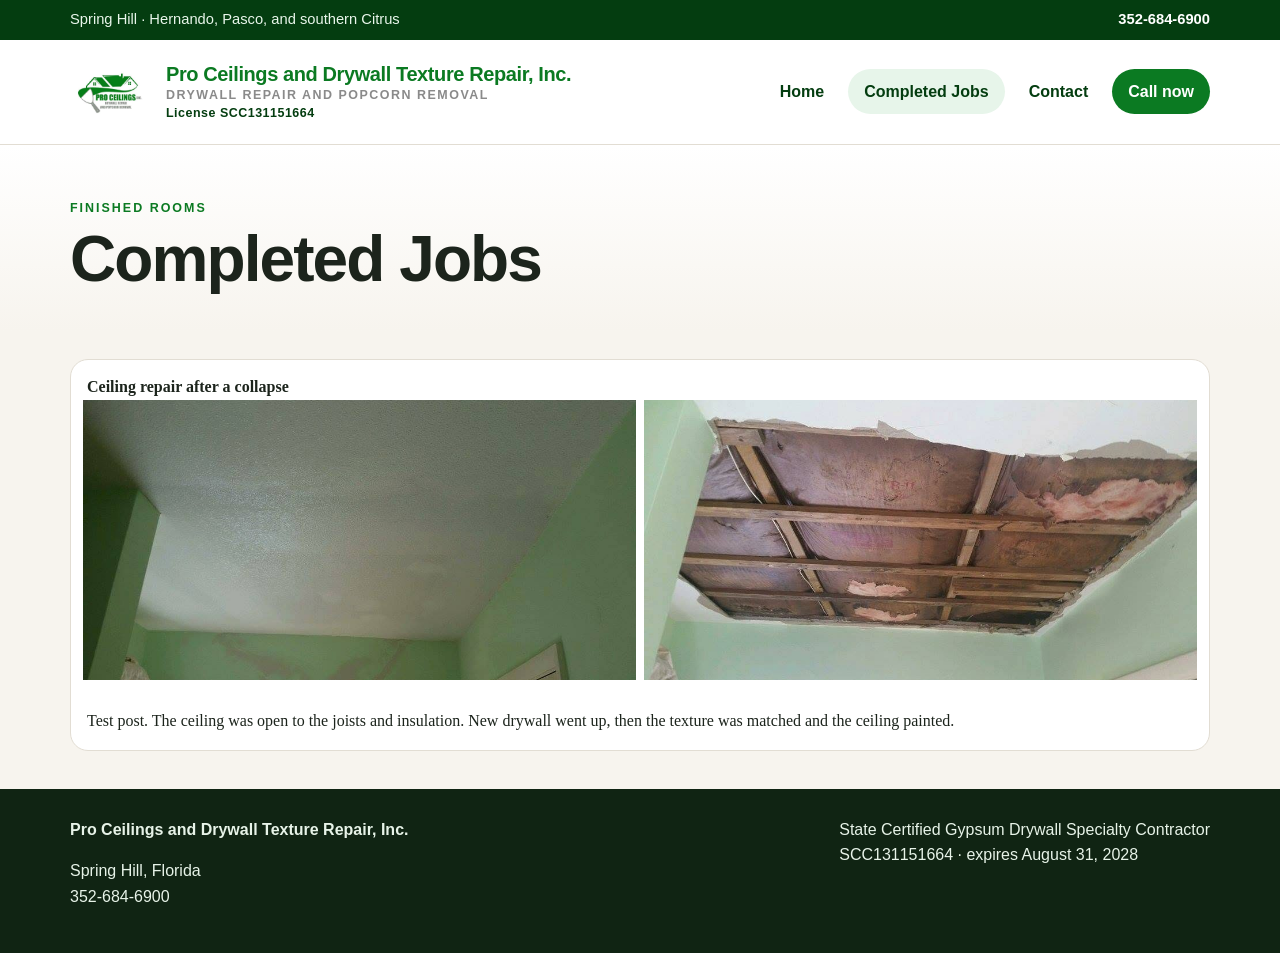
<file: completed-jobs.html>
<!DOCTYPE html>
<html lang="en">
<head>
<meta charset="utf-8"><meta name="viewport" content="width=device-width, initial-scale=1">
<title>Completed Jobs | Pro Ceilings and Drywall Texture Repair, Inc.</title>
<link rel="icon" href="[data-uri]">
<style>:root {
  --green: #0b7a22;
  --green-dark: #065616;
  --green-deep: #043d10;
  --green-soft: #e7f5ea;
  --cream: #f7f4ee;
  --sand: #efe8dc;
  --ink: #1c241c;
  --muted: #5d675e;
  --line: #e2ddd3;
  --white: #fff;
  --max: 1140px;
  --shadow: 0 16px 40px rgba(20, 40, 20, 0.08);
}
* { box-sizing: border-box; }
html { scroll-behavior: smooth; }
body {
  margin: 0;
  font-family: Georgia, "Palatino Linotype", "Segoe UI", serif;
  color: var(--ink);
  background: var(--cream);
  line-height: 1.6;
}
h1, h2, h3, .brand-name, .nav, .btn, .kicker, .step-no { font-family: "Segoe UI", Arial, sans-serif; }
img { max-width: 100%; display: block; }
a { color: var(--green-dark); }
button, input, select, textarea { font-family: "Segoe UI", Arial, sans-serif; }
.wrap { width: min(var(--max), calc(100% - 36px)); margin: 0 auto; }

.topbar {
  background: var(--green-deep);
  color: #e9f6eb;
  font-family: "Segoe UI", Arial, sans-serif;
  font-size: 0.92rem;
}
.topbar .wrap { display: flex; justify-content: space-between; gap: 12px; padding: 8px 0; flex-wrap: wrap; }
.topbar a { color: #fff; text-decoration: none; font-weight: 700; }

.site-header {
  background: #fff;
  border-bottom: 1px solid var(--line);
  position: sticky;
  top: 0;
  z-index: 20;
}
.header-inner { display: flex; align-items: center; gap: 16px; padding: 10px 0; }
.brand { display: flex; align-items: center; gap: 12px; text-decoration: none; color: inherit; min-width: 0; }
.brand img { width: 84px; height: 84px; object-fit: contain; }
.brand-name { font-weight: 800; color: var(--green); font-size: 1.25rem; line-height: 1.1; letter-spacing: -0.02em; }
.brand-name span { display: block; margin-top: 4px; color: #8a8a8a; font-size: 0.78rem; letter-spacing: 0.12em; text-transform: uppercase; font-weight: 700; } .license-line { color: var(--green-deep) !important; letter-spacing: 0.04em !important; text-transform: none !important; }
.nav { margin-left: auto; display: flex; gap: 8px; align-items: center; flex-wrap: wrap; justify-content: flex-end; }
.nav a, .btn {
  text-decoration: none; border-radius: 999px; padding: 10px 16px; font-weight: 700;
  display: inline-flex; align-items: center; justify-content: center;
}
.nav a { color: var(--green-deep); }
.nav a:hover, .nav a[aria-current="page"] { background: var(--green-soft); }
.btn-call { background: var(--green); color: #fff !important; }
.btn-call:hover { background: var(--green-dark); }
.btn-light { background: #fff; color: var(--green-deep); border: 1px solid #d9d3c7; }

.hero { padding: 54px 0 28px; background: linear-gradient(180deg, #fff, var(--cream)); }
.hero-grid { display: grid; grid-template-columns: 1.35fr 0.85fr; gap: 28px; align-items: center; }
.kicker { margin: 0 0 10px; color: var(--green); font-weight: 800; letter-spacing: 0.16em; text-transform: uppercase; font-size: 0.78rem; }
h1 { font-size: clamp(2.5rem, 5vw, 4.4rem); line-height: 0.95; margin: 0 0 14px; letter-spacing: -0.03em; }
h2 { font-size: clamp(1.8rem, 3vw, 2.6rem); margin: 0 0 8px; letter-spacing: -0.03em; }
.lede { font-size: 1.18rem; color: #3c463c; max-width: 62ch; }
.hero-actions { display: flex; gap: 10px; flex-wrap: wrap; margin: 22px 0 14px; }
.pills { display: flex; gap: 8px; flex-wrap: wrap; }
.pill { background: #fff; border: 1px solid var(--line); border-radius: 999px; padding: 7px 12px; font-family: "Segoe UI", Arial, sans-serif; font-size: 0.88rem; font-weight: 700; color: var(--muted); }
.welcome-card {
  background: var(--green-deep); color: #fff; border-radius: 22px; padding: 26px;
  box-shadow: var(--shadow); position: relative; overflow: hidden;
}
.welcome-card:before {
  content: ""; position: absolute; right: -40px; top: -40px; width: 160px; height: 90px;
  background: #0b7a22; clip-path: polygon(0 70%, 22% 30%, 40% 62%, 62% 18%, 100% 55%, 100% 100%, 0 100%);
  opacity: 0.9;
}
.welcome-card h2, .welcome-card p { position: relative; }
.welcome-card h2 { color: #fff; }
.welcome-card .phone { font-size: 1.7rem; font-weight: 800; font-family: "Segoe UI", Arial, sans-serif; margin: 8px 0 14px; }
.welcome-card a.btn { background: #fff; color: var(--green-deep); }

section { padding: 28px 0; }
.panel { background: #fff; border: 1px solid var(--line); border-radius: 22px; padding: 22px; box-shadow: var(--shadow); }
.grid-3, .grid-2 { display: grid; gap: 16px; }
.grid-3 { grid-template-columns: repeat(3, 1fr); }
.grid-2 { grid-template-columns: 1.1fr 0.9fr; }
.service { background: #fff; border-radius: 18px; padding: 20px; border: 1px solid var(--line); min-height: 180px; }
.service h3 { margin: 8px 0; color: var(--green-deep); font-size: 1.25rem; }
.service p { margin: 0; color: var(--muted); font-family: "Segoe UI", Arial, sans-serif; }
.num { color: var(--green); font-weight: 800; letter-spacing: 0.08em; font-size: 0.8rem; }
.steps { display: grid; grid-template-columns: repeat(3, 1fr); gap: 14px; }
.step { background: var(--sand); border-radius: 18px; padding: 18px; }
.step-no { font-size: 1.8rem; font-weight: 800; color: var(--green); }
.areas { display: flex; flex-wrap: wrap; gap: 8px; }
.areas span { background: var(--green-soft); color: var(--green-deep); border-radius: 999px; padding: 8px 12px; font-family: "Segoe UI", Arial, sans-serif; font-weight: 700; }
.socials, .pays { display: flex; flex-wrap: wrap; gap: 10px; }
.socials a, .pay {
  min-width: 48px; height: 48px; padding: 0 12px; border-radius: 12px; background: #fff; border: 1px solid var(--line);
  display: inline-flex; align-items: center; justify-content: center; text-decoration: none; color: var(--green-deep);
  font-family: "Segoe UI", Arial, sans-serif; font-weight: 800; font-size: 0.78rem;
}
.socials a:hover { border-color: var(--green); }
.quote { font-size: 1.15rem; }
.quote cite { display: block; margin-top: 8px; color: var(--muted); font-style: normal; font-family: "Segoe UI", Arial, sans-serif; font-size: 0.92rem; }
.license { background: var(--green-deep); color: #fff; border-radius: 18px; padding: 18px 20px; }
.license a { color: #d7ffd8; }
.hours { width: 100%; border-collapse: collapse; font-family: "Segoe UI", Arial, sans-serif; }
.hours td { padding: 7px 0; border-bottom: 1px solid var(--line); }
.form { display: grid; gap: 12px; }
label { font-family: "Segoe UI", Arial, sans-serif; font-weight: 700; display: grid; gap: 6px; }
input, select, textarea { width: 100%; border: 1px solid #ddd4c6; border-radius: 12px; padding: 12px; font-size: 1rem; background: #fff; }
textarea { min-height: 120px; }
.robot { display: flex; gap: 10px; align-items: center; background: var(--green-soft); border-radius: 12px; padding: 12px; }
.robot input { width: auto; }
.submit { background: var(--green); color: #fff; border: 0; border-radius: 999px; padding: 14px 18px; font-weight: 800; cursor: pointer; }
.note { color: var(--muted); font-size: 0.92rem; font-family: "Segoe UI", Arial, sans-serif; }
.site-footer { background: #102413; color: #e7f3e8; padding: 28px 0; margin-top: 10px; font-family: "Segoe UI", Arial, sans-serif; }
.site-footer a { color: #fff; }
.footer-grid { display: flex; justify-content: space-between; gap: 18px; flex-wrap: wrap; }
.feed { display: grid; gap: 16px; }
.post { background: #fff; border: 1px solid var(--line); border-radius: 18px; overflow: hidden; }
.post-head, .post p { padding: 0 16px; }
.post-head { padding-top: 14px; }
.pair { display: grid; grid-template-columns: 1fr 1fr; }
.pair img, .photos img { width: 100%; height: 280px; object-fit: cover; background: #eee; } .photos { display:grid; grid-template-columns: repeat(auto-fit, minmax(220px, 1fr)); gap: 8px; padding: 0 12px 12px; }
.pair figcaption { padding: 8px 10px; font-family: "Segoe UI", Arial, sans-serif; font-weight: 800; letter-spacing: 0.08em; text-transform: uppercase; font-size: 0.75rem; color: var(--green-deep); }
.hidden { display: none; }
.danger { background: #fff; color: #9b1c1c; border: 1px solid #e7b4b4; border-radius: 999px; padding: 8px 12px; cursor: pointer; }
@media (max-width: 860px) {
  .hero-grid, .grid-3, .grid-2, .steps, .pair { grid-template-columns: 1fr; }
  .header-inner { flex-wrap: wrap; }
  .nav { margin-left: 0; }
  .pair img { height: 220px; }
}
.pay svg { width: 54px; height: 34px; display:block; } .socials a { width:44px; padding:0; } .socials svg { display:block; }
</style>
</head>
<body>
<div class="topbar"><div class="wrap"><span>Spring Hill · Hernando, Pasco, and southern Citrus</span><a href="tel:3526846900">352-684-6900</a></div></div>
<header class="site-header"><div class="wrap header-inner">
<a class="brand" href="index.html"><img src="[data-uri]" alt="Pro Ceilings Inc. logo"><div class="brand-name">Pro Ceilings and Drywall Texture Repair, Inc.<span>Drywall repair and popcorn removal</span><span class="license-line">License SCC131151664</span></div></a>
<nav class="nav"><a href="index.html">Home</a><a href="completed-jobs.html" aria-current="page">Completed Jobs</a><a href="contact.html">Contact</a><a class="btn btn-call" href="tel:3526846900">Call now</a></nav>
</div></header>

<main>
<section class="hero"><div class="wrap"><p class="kicker">Finished rooms</p><h1>Completed Jobs</h1></div></section>
<section><div class="wrap"><div id="feed" class="feed"></div></div></section>
</main>
<script src="js/gallery-data.js"></script>
<script>if (!window.GALLERY_POSTS) window.GALLERY_POSTS = [];</script>
<script>
(function () {
  var feed = document.getElementById("feed");
  if (!feed) return;
  var posts = Array.isArray(window.GALLERY_POSTS) ? window.GALLERY_POSTS.slice() : [];
  try {
    var local = JSON.parse(localStorage.getItem("proceilings-gallery") || "[]");
    if (local.length) posts = local;
  } catch (e) {}
  posts.sort(function (a, b) { return (b.created || 0) - (a.created || 0); });
  var empty = document.getElementById("empty");
  if (!posts.length) return;
  if (empty) empty.remove();
  posts.forEach(function (post) {
    var article = document.createElement("article");
    article.className = "post";
    
    var photos = post.photos || [post.before, post.after].filter(Boolean);
    article.innerHTML = '<div class="post-head"><strong></strong><div class="post-meta"></div></div><div class="photos"></div><p></p>';
    article.querySelector("strong").textContent = post.title || "Job";
    
    article.querySelector("p").textContent = post.description || "";
    photos.forEach(function (src) {
      var img = document.createElement("img");
      img.src = src;
      img.alt = post.title || "Job photo";
      article.querySelector(".photos").appendChild(img);
    });
    feed.appendChild(article);
  });
})();
</script>
<footer class="site-footer"><div class="wrap footer-grid"><div><strong>Pro Ceilings and Drywall Texture Repair, Inc.</strong><p>Spring Hill, Florida<br>352-684-6900</p></div><div>State Certified Gypsum Drywall Specialty Contractor<br>SCC131151664 · expires August 31, 2028</div></div></footer></body></html>
</file>
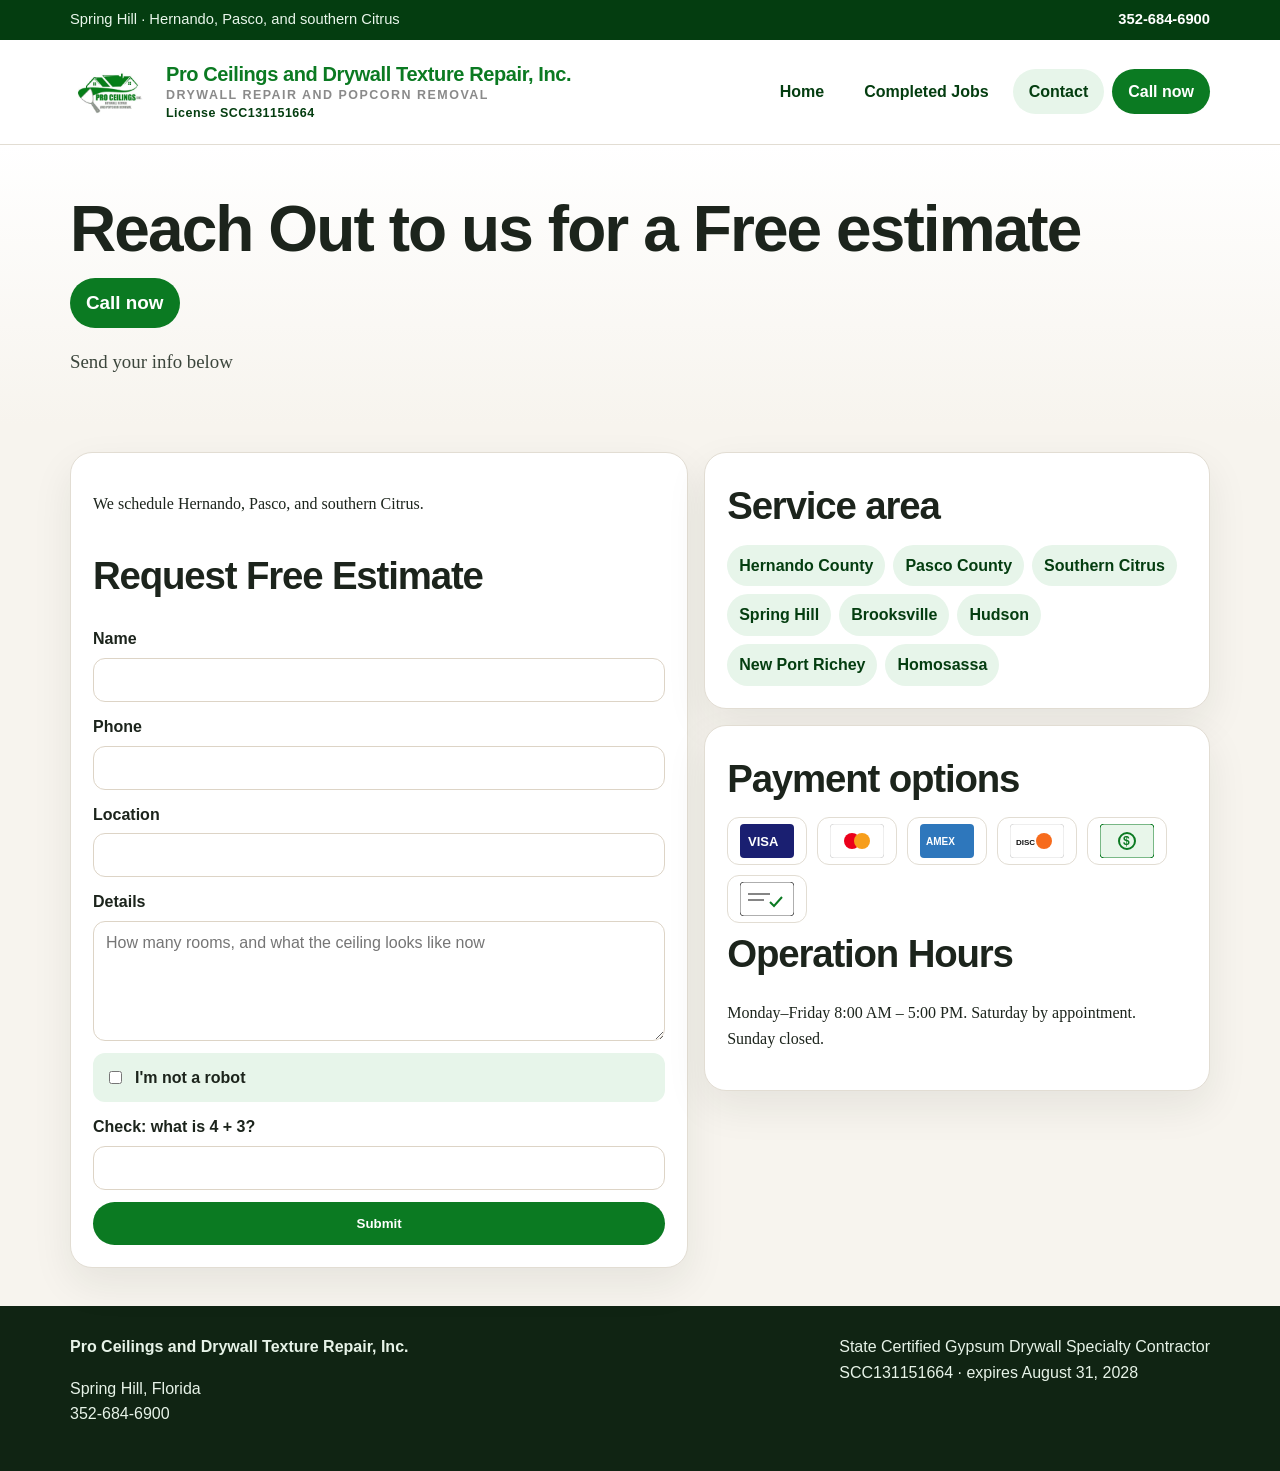
<file: contact.html>
<!DOCTYPE html>
<html lang="en">
<head>
<meta charset="utf-8"><meta name="viewport" content="width=device-width, initial-scale=1">
<title>Contact | Pro Ceilings and Drywall Texture Repair, Inc.</title>
<link rel="icon" href="[data-uri]">
<style>:root {
  --green: #0b7a22;
  --green-dark: #065616;
  --green-deep: #043d10;
  --green-soft: #e7f5ea;
  --cream: #f7f4ee;
  --sand: #efe8dc;
  --ink: #1c241c;
  --muted: #5d675e;
  --line: #e2ddd3;
  --white: #fff;
  --max: 1140px;
  --shadow: 0 16px 40px rgba(20, 40, 20, 0.08);
}
* { box-sizing: border-box; }
html { scroll-behavior: smooth; }
body {
  margin: 0;
  font-family: Georgia, "Palatino Linotype", "Segoe UI", serif;
  color: var(--ink);
  background: var(--cream);
  line-height: 1.6;
}
h1, h2, h3, .brand-name, .nav, .btn, .kicker, .step-no { font-family: "Segoe UI", Arial, sans-serif; }
img { max-width: 100%; display: block; }
a { color: var(--green-dark); }
button, input, select, textarea { font-family: "Segoe UI", Arial, sans-serif; }
.wrap { width: min(var(--max), calc(100% - 36px)); margin: 0 auto; }

.topbar {
  background: var(--green-deep);
  color: #e9f6eb;
  font-family: "Segoe UI", Arial, sans-serif;
  font-size: 0.92rem;
}
.topbar .wrap { display: flex; justify-content: space-between; gap: 12px; padding: 8px 0; flex-wrap: wrap; }
.topbar a { color: #fff; text-decoration: none; font-weight: 700; }

.site-header {
  background: #fff;
  border-bottom: 1px solid var(--line);
  position: sticky;
  top: 0;
  z-index: 20;
}
.header-inner { display: flex; align-items: center; gap: 16px; padding: 10px 0; }
.brand { display: flex; align-items: center; gap: 12px; text-decoration: none; color: inherit; min-width: 0; }
.brand img { width: 84px; height: 84px; object-fit: contain; }
.brand-name { font-weight: 800; color: var(--green); font-size: 1.25rem; line-height: 1.1; letter-spacing: -0.02em; }
.brand-name span { display: block; margin-top: 4px; color: #8a8a8a; font-size: 0.78rem; letter-spacing: 0.12em; text-transform: uppercase; font-weight: 700; } .license-line { color: var(--green-deep) !important; letter-spacing: 0.04em !important; text-transform: none !important; }
.nav { margin-left: auto; display: flex; gap: 8px; align-items: center; flex-wrap: wrap; justify-content: flex-end; }
.nav a, .btn {
  text-decoration: none; border-radius: 999px; padding: 10px 16px; font-weight: 700;
  display: inline-flex; align-items: center; justify-content: center;
}
.nav a { color: var(--green-deep); }
.nav a:hover, .nav a[aria-current="page"] { background: var(--green-soft); }
.btn-call { background: var(--green); color: #fff !important; }
.btn-call:hover { background: var(--green-dark); }
.btn-light { background: #fff; color: var(--green-deep); border: 1px solid #d9d3c7; }

.hero { padding: 54px 0 28px; background: linear-gradient(180deg, #fff, var(--cream)); }
.hero-grid { display: grid; grid-template-columns: 1.35fr 0.85fr; gap: 28px; align-items: center; }
.kicker { margin: 0 0 10px; color: var(--green); font-weight: 800; letter-spacing: 0.16em; text-transform: uppercase; font-size: 0.78rem; }
h1 { font-size: clamp(2.5rem, 5vw, 4.4rem); line-height: 0.95; margin: 0 0 14px; letter-spacing: -0.03em; }
h2 { font-size: clamp(1.8rem, 3vw, 2.6rem); margin: 0 0 8px; letter-spacing: -0.03em; }
.lede { font-size: 1.18rem; color: #3c463c; max-width: 62ch; }
.hero-actions { display: flex; gap: 10px; flex-wrap: wrap; margin: 22px 0 14px; }
.pills { display: flex; gap: 8px; flex-wrap: wrap; }
.pill { background: #fff; border: 1px solid var(--line); border-radius: 999px; padding: 7px 12px; font-family: "Segoe UI", Arial, sans-serif; font-size: 0.88rem; font-weight: 700; color: var(--muted); }
.welcome-card {
  background: var(--green-deep); color: #fff; border-radius: 22px; padding: 26px;
  box-shadow: var(--shadow); position: relative; overflow: hidden;
}
.welcome-card:before {
  content: ""; position: absolute; right: -40px; top: -40px; width: 160px; height: 90px;
  background: #0b7a22; clip-path: polygon(0 70%, 22% 30%, 40% 62%, 62% 18%, 100% 55%, 100% 100%, 0 100%);
  opacity: 0.9;
}
.welcome-card h2, .welcome-card p { position: relative; }
.welcome-card h2 { color: #fff; }
.welcome-card .phone { font-size: 1.7rem; font-weight: 800; font-family: "Segoe UI", Arial, sans-serif; margin: 8px 0 14px; }
.welcome-card a.btn { background: #fff; color: var(--green-deep); }

section { padding: 28px 0; }
.panel { background: #fff; border: 1px solid var(--line); border-radius: 22px; padding: 22px; box-shadow: var(--shadow); }
.grid-3, .grid-2 { display: grid; gap: 16px; }
.grid-3 { grid-template-columns: repeat(3, 1fr); }
.grid-2 { grid-template-columns: 1.1fr 0.9fr; }
.service { background: #fff; border-radius: 18px; padding: 20px; border: 1px solid var(--line); min-height: 180px; }
.service h3 { margin: 8px 0; color: var(--green-deep); font-size: 1.25rem; }
.service p { margin: 0; color: var(--muted); font-family: "Segoe UI", Arial, sans-serif; }
.num { color: var(--green); font-weight: 800; letter-spacing: 0.08em; font-size: 0.8rem; }
.steps { display: grid; grid-template-columns: repeat(3, 1fr); gap: 14px; }
.step { background: var(--sand); border-radius: 18px; padding: 18px; }
.step-no { font-size: 1.8rem; font-weight: 800; color: var(--green); }
.areas { display: flex; flex-wrap: wrap; gap: 8px; }
.areas span { background: var(--green-soft); color: var(--green-deep); border-radius: 999px; padding: 8px 12px; font-family: "Segoe UI", Arial, sans-serif; font-weight: 700; }
.socials, .pays { display: flex; flex-wrap: wrap; gap: 10px; }
.socials a, .pay {
  min-width: 48px; height: 48px; padding: 0 12px; border-radius: 12px; background: #fff; border: 1px solid var(--line);
  display: inline-flex; align-items: center; justify-content: center; text-decoration: none; color: var(--green-deep);
  font-family: "Segoe UI", Arial, sans-serif; font-weight: 800; font-size: 0.78rem;
}
.socials a:hover { border-color: var(--green); }
.quote { font-size: 1.15rem; }
.quote cite { display: block; margin-top: 8px; color: var(--muted); font-style: normal; font-family: "Segoe UI", Arial, sans-serif; font-size: 0.92rem; }
.license { background: var(--green-deep); color: #fff; border-radius: 18px; padding: 18px 20px; }
.license a { color: #d7ffd8; }
.hours { width: 100%; border-collapse: collapse; font-family: "Segoe UI", Arial, sans-serif; }
.hours td { padding: 7px 0; border-bottom: 1px solid var(--line); }
.form { display: grid; gap: 12px; }
label { font-family: "Segoe UI", Arial, sans-serif; font-weight: 700; display: grid; gap: 6px; }
input, select, textarea { width: 100%; border: 1px solid #ddd4c6; border-radius: 12px; padding: 12px; font-size: 1rem; background: #fff; }
textarea { min-height: 120px; }
.robot { display: flex; gap: 10px; align-items: center; background: var(--green-soft); border-radius: 12px; padding: 12px; }
.robot input { width: auto; }
.submit { background: var(--green); color: #fff; border: 0; border-radius: 999px; padding: 14px 18px; font-weight: 800; cursor: pointer; }
.note { color: var(--muted); font-size: 0.92rem; font-family: "Segoe UI", Arial, sans-serif; }
.site-footer { background: #102413; color: #e7f3e8; padding: 28px 0; margin-top: 10px; font-family: "Segoe UI", Arial, sans-serif; }
.site-footer a { color: #fff; }
.footer-grid { display: flex; justify-content: space-between; gap: 18px; flex-wrap: wrap; }
.feed { display: grid; gap: 16px; }
.post { background: #fff; border: 1px solid var(--line); border-radius: 18px; overflow: hidden; }
.post-head, .post p { padding: 0 16px; }
.post-head { padding-top: 14px; }
.pair { display: grid; grid-template-columns: 1fr 1fr; }
.pair img { width: 100%; height: 300px; object-fit: cover; background: #eee; }
.pair figcaption { padding: 8px 10px; font-family: "Segoe UI", Arial, sans-serif; font-weight: 800; letter-spacing: 0.08em; text-transform: uppercase; font-size: 0.75rem; color: var(--green-deep); }
.hidden { display: none; }
.danger { background: #fff; color: #9b1c1c; border: 1px solid #e7b4b4; border-radius: 999px; padding: 8px 12px; cursor: pointer; }
@media (max-width: 860px) {
  .hero-grid, .grid-3, .grid-2, .steps, .pair { grid-template-columns: 1fr; }
  .header-inner { flex-wrap: wrap; }
  .nav { margin-left: 0; }
  .pair img { height: 220px; }
}
.pay svg { width: 54px; height: 34px; display:block; } .socials a { width:44px; padding:0; } .socials svg { display:block; }
</style>
</head>
<body>
<div class="topbar"><div class="wrap"><span>Spring Hill · Hernando, Pasco, and southern Citrus</span><a href="tel:3526846900">352-684-6900</a></div></div>
<header class="site-header"><div class="wrap header-inner">
<a class="brand" href="index.html"><img src="[data-uri]" alt="Pro Ceilings Inc. logo"><div class="brand-name">Pro Ceilings and Drywall Texture Repair, Inc.<span>Drywall repair and popcorn removal</span><span class="license-line">License SCC131151664</span></div></a>
<nav class="nav"><a href="index.html">Home</a><a href="completed-jobs.html">Completed Jobs</a><a href="contact.html" aria-current="page">Contact</a><a class="btn btn-call" href="tel:3526846900">Call now</a></nav>
</div></header>

<main>
<section class="hero"><div class="wrap"><h1>Reach Out to us for a Free estimate</h1><p class="lede"><a class="btn btn-call" href="tel:3526846900">Call now</a></p><p class="lede">Send your info below</p></div></section>
<section><div class="wrap grid-2">
<form class="panel form" id="contact-form" action="https://formsubmit.co/jeremy_dufur@hotmail.com" method="POST">
<p>We schedule Hernando, Pasco, and southern Citrus.</p><h2>Request Free Estimate</h2>
<input type="hidden" name="_subject" value="Pro Ceilings Website Contact">
<input type="hidden" name="_cc" value="ceilingpro1@gmail.com">
<input type="hidden" name="_captcha" value="true">
<input type="hidden" name="_template" value="table">
<input type="text" name="_honey" style="display:none" tabindex="-1" autocomplete="off">
<label>Name <input name="name" required></label>
<label>Phone <input name="phone" type="tel" required></label>
<label>Location <input name="location" required></label>
<label>Details <textarea name="message" placeholder="How many rooms, and what the ceiling looks like now"></textarea></label>
<div class="robot"><input id="robot" type="checkbox" required><label for="robot">I'm not a robot</label></div>
<label>Check: what is 4 + 3? <input id="math" name="human_check" required></label>
<button class="submit" type="submit">Submit</button>

</form>
<div>
<article class="panel"><h2>Service area</h2><div class="areas"><span>Hernando County</span><span>Pasco County</span><span>Southern Citrus</span><span>Spring Hill</span><span>Brooksville</span><span>Hudson</span><span>New Port Richey</span><span>Homosassa</span></div></article>
<article class="panel" style="margin-top:16px"><h2>Payment options</h2><div class="pays" aria-label="Payment options">
<span class="pay" title="Visa"><svg viewBox="0 0 54 34" aria-hidden="true"><rect width="54" height="34" rx="4" fill="#1a1f71"/><text x="8" y="22" fill="#fff" font-size="13" font-family="Arial" font-weight="700">VISA</text></svg></span>
<span class="pay" title="Mastercard"><svg viewBox="0 0 54 34" aria-hidden="true"><rect width="54" height="34" rx="4" fill="#fff" stroke="#ddd"/><circle cx="22" cy="17" r="8" fill="#eb001b"/><circle cx="32" cy="17" r="8" fill="#f79e1b"/></svg></span>
<span class="pay" title="American Express"><svg viewBox="0 0 54 34" aria-hidden="true"><rect width="54" height="34" rx="4" fill="#2e77bc"/><text x="6" y="21" fill="#fff" font-size="10" font-family="Arial" font-weight="700">AMEX</text></svg></span>
<span class="pay" title="Discover"><svg viewBox="0 0 54 34" aria-hidden="true"><rect width="54" height="34" rx="4" fill="#fff" stroke="#ddd"/><circle cx="34" cy="17" r="8" fill="#f76b1c"/><text x="6" y="21" fill="#111" font-size="8" font-family="Arial" font-weight="700">DISC</text></svg></span>
<span class="pay" title="Cash"><svg viewBox="0 0 54 34" aria-hidden="true"><rect width="54" height="34" rx="4" fill="#e8f6ea" stroke="#0b7a22"/><circle cx="27" cy="17" r="8" fill="none" stroke="#0b7a22" stroke-width="2"/><text x="23" y="21" fill="#0b7a22" font-size="12" font-family="Arial" font-weight="700">$</text></svg></span>
<span class="pay" title="Check"><svg viewBox="0 0 54 34" aria-hidden="true"><rect width="54" height="34" rx="4" fill="#fff" stroke="#5e5e5e"/><path d="M8 12h22M8 18h16" stroke="#5e5e5e" stroke-width="1.5"/><path d="M30 20l4 4 8-9" fill="none" stroke="#0b7a22" stroke-width="2"/></svg></span>
</div><h2>Operation Hours</h2><p>Monday–Friday 8:00 AM – 5:00 PM. Saturday by appointment. Sunday closed.</p></article>
</div></div></section>
</main>
<script>document.getElementById("contact-form").addEventListener("submit", function (event) { if (document.getElementById("math").value.trim() !== "7") { event.preventDefault(); alert("Check the I'm not a robot question and try again."); } });</script>
<footer class="site-footer"><div class="wrap footer-grid"><div><strong>Pro Ceilings and Drywall Texture Repair, Inc.</strong><p>Spring Hill, Florida<br>352-684-6900</p></div><div>State Certified Gypsum Drywall Specialty Contractor<br>SCC131151664 · expires August 31, 2028</div></div></footer></body></html>
</file>
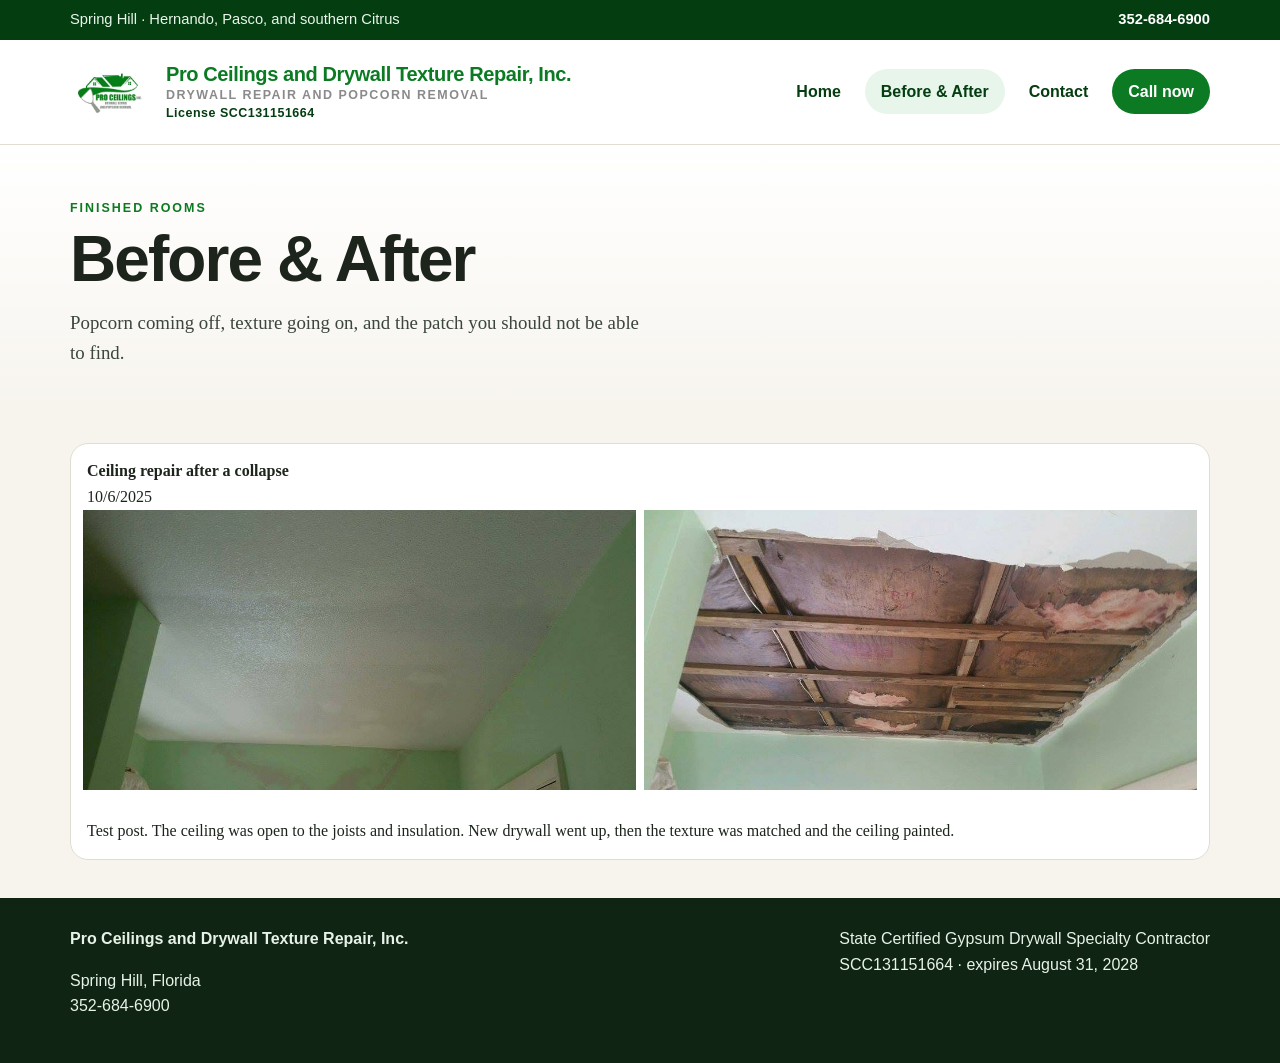
<file: gallery.html>
<!DOCTYPE html>
<html lang="en">
<head>
<meta charset="utf-8"><meta name="viewport" content="width=device-width, initial-scale=1">
<title>Before & After | Pro Ceilings and Drywall Texture Repair, Inc.</title>
<link rel="icon" href="[data-uri]">
<style>:root {
  --green: #0b7a22;
  --green-dark: #065616;
  --green-deep: #043d10;
  --green-soft: #e7f5ea;
  --cream: #f7f4ee;
  --sand: #efe8dc;
  --ink: #1c241c;
  --muted: #5d675e;
  --line: #e2ddd3;
  --white: #fff;
  --max: 1140px;
  --shadow: 0 16px 40px rgba(20, 40, 20, 0.08);
}
* { box-sizing: border-box; }
html { scroll-behavior: smooth; }
body {
  margin: 0;
  font-family: Georgia, "Palatino Linotype", "Segoe UI", serif;
  color: var(--ink);
  background: var(--cream);
  line-height: 1.6;
}
h1, h2, h3, .brand-name, .nav, .btn, .kicker, .step-no { font-family: "Segoe UI", Arial, sans-serif; }
img { max-width: 100%; display: block; }
a { color: var(--green-dark); }
button, input, select, textarea { font-family: "Segoe UI", Arial, sans-serif; }
.wrap { width: min(var(--max), calc(100% - 36px)); margin: 0 auto; }

.topbar {
  background: var(--green-deep);
  color: #e9f6eb;
  font-family: "Segoe UI", Arial, sans-serif;
  font-size: 0.92rem;
}
.topbar .wrap { display: flex; justify-content: space-between; gap: 12px; padding: 8px 0; flex-wrap: wrap; }
.topbar a { color: #fff; text-decoration: none; font-weight: 700; }

.site-header {
  background: #fff;
  border-bottom: 1px solid var(--line);
  position: sticky;
  top: 0;
  z-index: 20;
}
.header-inner { display: flex; align-items: center; gap: 16px; padding: 10px 0; }
.brand { display: flex; align-items: center; gap: 12px; text-decoration: none; color: inherit; min-width: 0; }
.brand img { width: 84px; height: 84px; object-fit: contain; }
.brand-name { font-weight: 800; color: var(--green); font-size: 1.25rem; line-height: 1.1; letter-spacing: -0.02em; }
.brand-name span { display: block; margin-top: 4px; color: #8a8a8a; font-size: 0.78rem; letter-spacing: 0.12em; text-transform: uppercase; font-weight: 700; } .license-line { color: var(--green-deep) !important; letter-spacing: 0.04em !important; text-transform: none !important; }
.nav { margin-left: auto; display: flex; gap: 8px; align-items: center; flex-wrap: wrap; justify-content: flex-end; }
.nav a, .btn {
  text-decoration: none; border-radius: 999px; padding: 10px 16px; font-weight: 700;
  display: inline-flex; align-items: center; justify-content: center;
}
.nav a { color: var(--green-deep); }
.nav a:hover, .nav a[aria-current="page"] { background: var(--green-soft); }
.btn-call { background: var(--green); color: #fff !important; }
.btn-call:hover { background: var(--green-dark); }
.btn-light { background: #fff; color: var(--green-deep); border: 1px solid #d9d3c7; }

.hero { padding: 54px 0 28px; background: linear-gradient(180deg, #fff, var(--cream)); }
.hero-grid { display: grid; grid-template-columns: 1.35fr 0.85fr; gap: 28px; align-items: center; }
.kicker { margin: 0 0 10px; color: var(--green); font-weight: 800; letter-spacing: 0.16em; text-transform: uppercase; font-size: 0.78rem; }
h1 { font-size: clamp(2.5rem, 5vw, 4.4rem); line-height: 0.95; margin: 0 0 14px; letter-spacing: -0.03em; }
h2 { font-size: clamp(1.8rem, 3vw, 2.6rem); margin: 0 0 8px; letter-spacing: -0.03em; }
.lede { font-size: 1.18rem; color: #3c463c; max-width: 62ch; }
.hero-actions { display: flex; gap: 10px; flex-wrap: wrap; margin: 22px 0 14px; }
.pills { display: flex; gap: 8px; flex-wrap: wrap; }
.pill { background: #fff; border: 1px solid var(--line); border-radius: 999px; padding: 7px 12px; font-family: "Segoe UI", Arial, sans-serif; font-size: 0.88rem; font-weight: 700; color: var(--muted); }
.welcome-card {
  background: var(--green-deep); color: #fff; border-radius: 22px; padding: 26px;
  box-shadow: var(--shadow); position: relative; overflow: hidden;
}
.welcome-card:before {
  content: ""; position: absolute; right: -40px; top: -40px; width: 160px; height: 90px;
  background: #0b7a22; clip-path: polygon(0 70%, 22% 30%, 40% 62%, 62% 18%, 100% 55%, 100% 100%, 0 100%);
  opacity: 0.9;
}
.welcome-card h2, .welcome-card p { position: relative; }
.welcome-card h2 { color: #fff; }
.welcome-card .phone { font-size: 1.7rem; font-weight: 800; font-family: "Segoe UI", Arial, sans-serif; margin: 8px 0 14px; }
.welcome-card a.btn { background: #fff; color: var(--green-deep); }

section { padding: 28px 0; }
.panel { background: #fff; border: 1px solid var(--line); border-radius: 22px; padding: 22px; box-shadow: var(--shadow); }
.grid-3, .grid-2 { display: grid; gap: 16px; }
.grid-3 { grid-template-columns: repeat(3, 1fr); }
.grid-2 { grid-template-columns: 1.1fr 0.9fr; }
.service { background: #fff; border-radius: 18px; padding: 20px; border: 1px solid var(--line); min-height: 180px; }
.service h3 { margin: 8px 0; color: var(--green-deep); font-size: 1.25rem; }
.service p { margin: 0; color: var(--muted); font-family: "Segoe UI", Arial, sans-serif; }
.num { color: var(--green); font-weight: 800; letter-spacing: 0.08em; font-size: 0.8rem; }
.steps { display: grid; grid-template-columns: repeat(3, 1fr); gap: 14px; }
.step { background: var(--sand); border-radius: 18px; padding: 18px; }
.step-no { font-size: 1.8rem; font-weight: 800; color: var(--green); }
.areas { display: flex; flex-wrap: wrap; gap: 8px; }
.areas span { background: var(--green-soft); color: var(--green-deep); border-radius: 999px; padding: 8px 12px; font-family: "Segoe UI", Arial, sans-serif; font-weight: 700; }
.socials, .pays { display: flex; flex-wrap: wrap; gap: 10px; }
.socials a, .pay {
  min-width: 48px; height: 48px; padding: 0 12px; border-radius: 12px; background: #fff; border: 1px solid var(--line);
  display: inline-flex; align-items: center; justify-content: center; text-decoration: none; color: var(--green-deep);
  font-family: "Segoe UI", Arial, sans-serif; font-weight: 800; font-size: 0.78rem;
}
.socials a:hover { border-color: var(--green); }
.quote { font-size: 1.15rem; }
.quote cite { display: block; margin-top: 8px; color: var(--muted); font-style: normal; font-family: "Segoe UI", Arial, sans-serif; font-size: 0.92rem; }
.license { background: var(--green-deep); color: #fff; border-radius: 18px; padding: 18px 20px; }
.license a { color: #d7ffd8; }
.hours { width: 100%; border-collapse: collapse; font-family: "Segoe UI", Arial, sans-serif; }
.hours td { padding: 7px 0; border-bottom: 1px solid var(--line); }
.form { display: grid; gap: 12px; }
label { font-family: "Segoe UI", Arial, sans-serif; font-weight: 700; display: grid; gap: 6px; }
input, select, textarea { width: 100%; border: 1px solid #ddd4c6; border-radius: 12px; padding: 12px; font-size: 1rem; background: #fff; }
textarea { min-height: 120px; }
.robot { display: flex; gap: 10px; align-items: center; background: var(--green-soft); border-radius: 12px; padding: 12px; }
.robot input { width: auto; }
.submit { background: var(--green); color: #fff; border: 0; border-radius: 999px; padding: 14px 18px; font-weight: 800; cursor: pointer; }
.note { color: var(--muted); font-size: 0.92rem; font-family: "Segoe UI", Arial, sans-serif; }
.site-footer { background: #102413; color: #e7f3e8; padding: 28px 0; margin-top: 10px; font-family: "Segoe UI", Arial, sans-serif; }
.site-footer a { color: #fff; }
.footer-grid { display: flex; justify-content: space-between; gap: 18px; flex-wrap: wrap; }
.feed { display: grid; gap: 16px; }
.post { background: #fff; border: 1px solid var(--line); border-radius: 18px; overflow: hidden; }
.post-head, .post p { padding: 0 16px; }
.post-head { padding-top: 14px; }
.pair { display: grid; grid-template-columns: 1fr 1fr; }
.pair img, .photos img { width: 100%; height: 280px; object-fit: cover; background: #eee; } .photos { display:grid; grid-template-columns: repeat(auto-fit, minmax(220px, 1fr)); gap: 8px; padding: 0 12px 12px; }
.pair figcaption { padding: 8px 10px; font-family: "Segoe UI", Arial, sans-serif; font-weight: 800; letter-spacing: 0.08em; text-transform: uppercase; font-size: 0.75rem; color: var(--green-deep); }
.hidden { display: none; }
.danger { background: #fff; color: #9b1c1c; border: 1px solid #e7b4b4; border-radius: 999px; padding: 8px 12px; cursor: pointer; }
@media (max-width: 860px) {
  .hero-grid, .grid-3, .grid-2, .steps, .pair { grid-template-columns: 1fr; }
  .header-inner { flex-wrap: wrap; }
  .nav { margin-left: 0; }
  .pair img { height: 220px; }
}
</style>
</head>
<body>
<div class="topbar"><div class="wrap"><span>Spring Hill · Hernando, Pasco, and southern Citrus</span><a href="tel:3526846900">352-684-6900</a></div></div>
<header class="site-header"><div class="wrap header-inner">
<a class="brand" href="index.html"><img src="[data-uri]" alt="Pro Ceilings Inc. logo"><div class="brand-name">Pro Ceilings and Drywall Texture Repair, Inc.<span>Drywall repair and popcorn removal</span><span class="license-line">License SCC131151664</span></div></a>
<nav class="nav"><a href="index.html">Home</a><a href="gallery.html" aria-current="page">Before & After</a><a href="contact.html">Contact</a><a class="btn btn-call" href="tel:3526846900">Call now</a></nav>
</div></header>

<main>
<section class="hero"><div class="wrap"><p class="kicker">Finished rooms</p><h1>Before & After</h1><p class="lede">Popcorn coming off, texture going on, and the patch you should not be able to find.</p></div></section>
<section><div class="wrap"><div id="feed" class="feed"></div></div></section>
</main>
<script src="js/gallery-data.js"></script>
<script>if (!window.GALLERY_POSTS) window.GALLERY_POSTS = [];</script>
<script>
(function () {
  var feed = document.getElementById("feed");
  if (!feed) return;
  var posts = Array.isArray(window.GALLERY_POSTS) ? window.GALLERY_POSTS.slice() : [];
  try {
    var local = JSON.parse(localStorage.getItem("proceilings-gallery") || "[]");
    if (local.length) posts = local;
  } catch (e) {}
  posts.sort(function (a, b) { return (b.created || 0) - (a.created || 0); });
  var empty = document.getElementById("empty");
  if (!posts.length) return;
  if (empty) empty.remove();
  posts.forEach(function (post) {
    var article = document.createElement("article");
    article.className = "post";
    var when = post.created ? new Date(post.created).toLocaleDateString() : "";
    var photos = post.photos || [post.before, post.after].filter(Boolean);
    article.innerHTML = '<div class="post-head"><strong></strong><div class="post-meta"></div></div><div class="photos"></div><p></p>';
    article.querySelector("strong").textContent = post.title || "Job";
    article.querySelector(".post-meta").textContent = when;
    article.querySelector("p").textContent = post.description || "";
    photos.forEach(function (src) {
      var img = document.createElement("img");
      img.src = src;
      img.alt = post.title || "Job photo";
      article.querySelector(".photos").appendChild(img);
    });
    feed.appendChild(article);
  });
})();
</script>
<footer class="site-footer"><div class="wrap footer-grid"><div><strong>Pro Ceilings and Drywall Texture Repair, Inc.</strong><p>Spring Hill, Florida<br>352-684-6900</p></div><div>State Certified Gypsum Drywall Specialty Contractor<br>SCC131151664 · expires August 31, 2028</div></div></footer></body></html>
</file>
